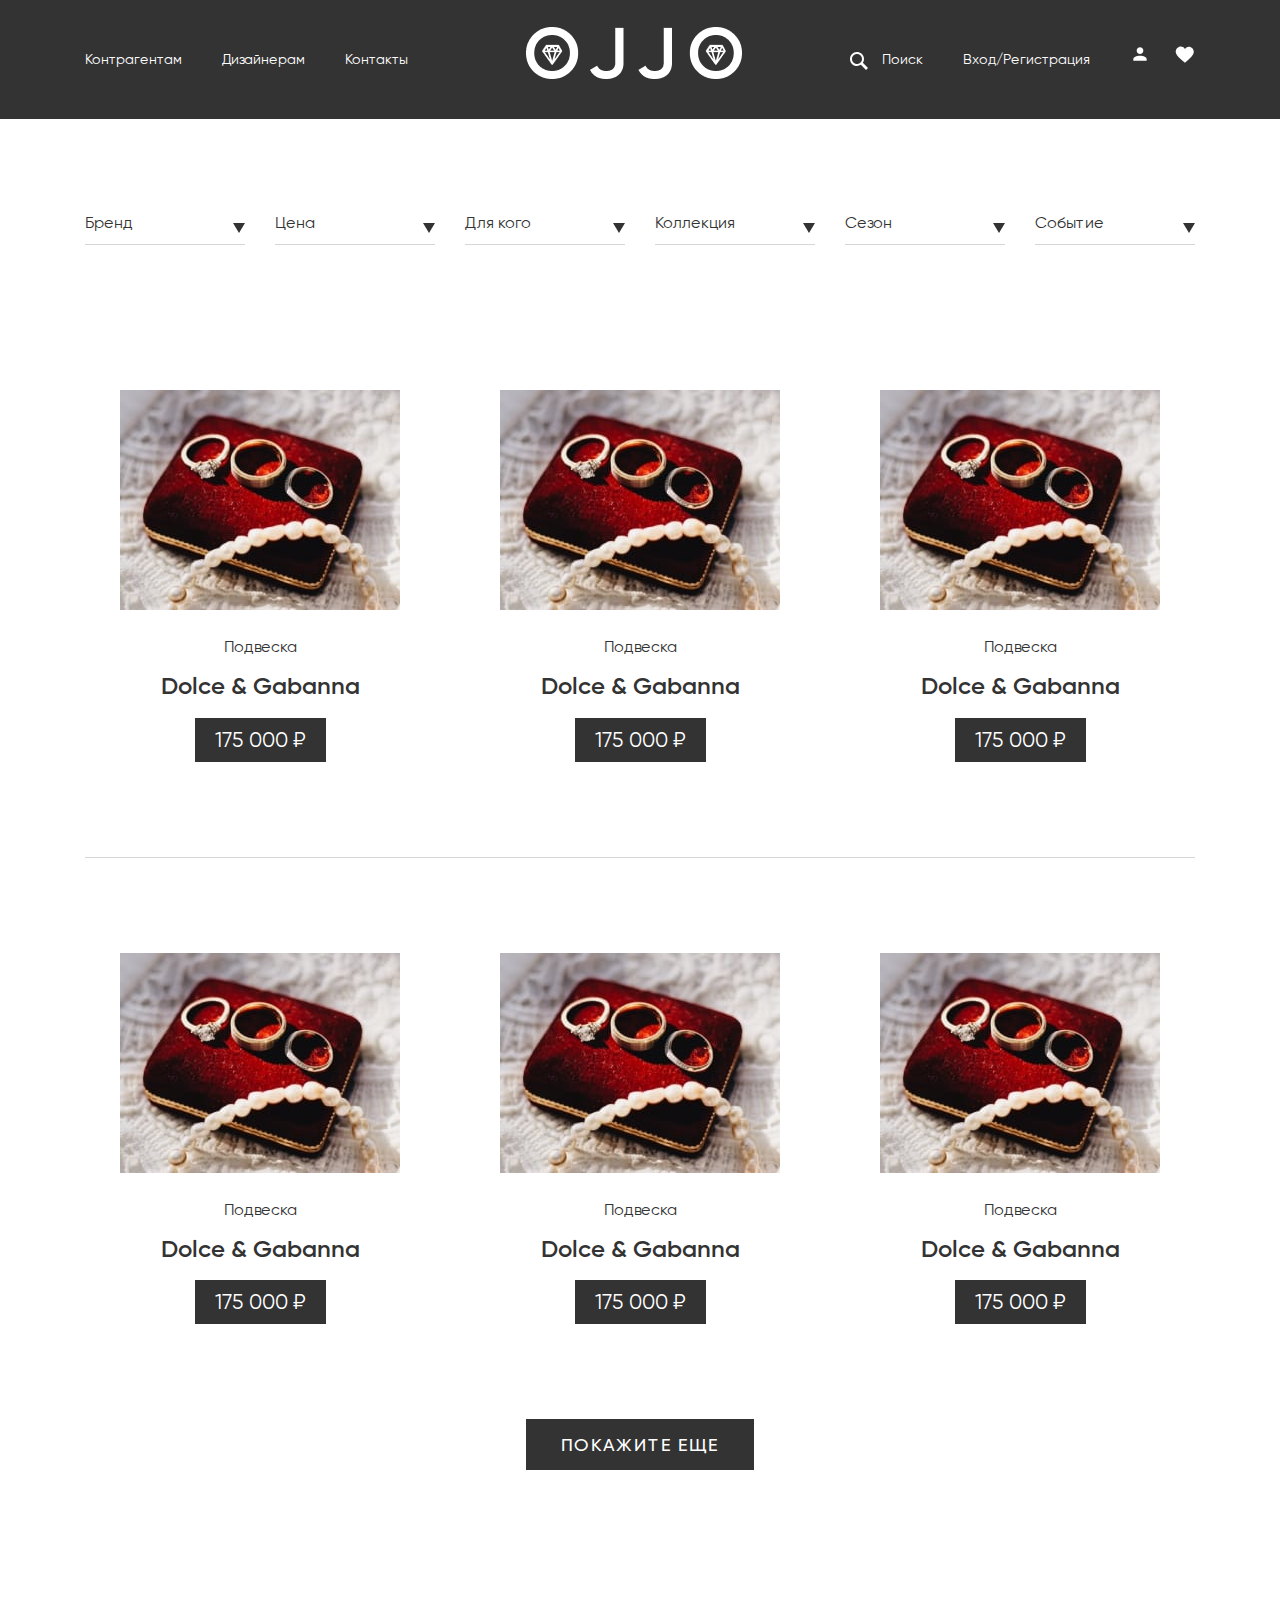
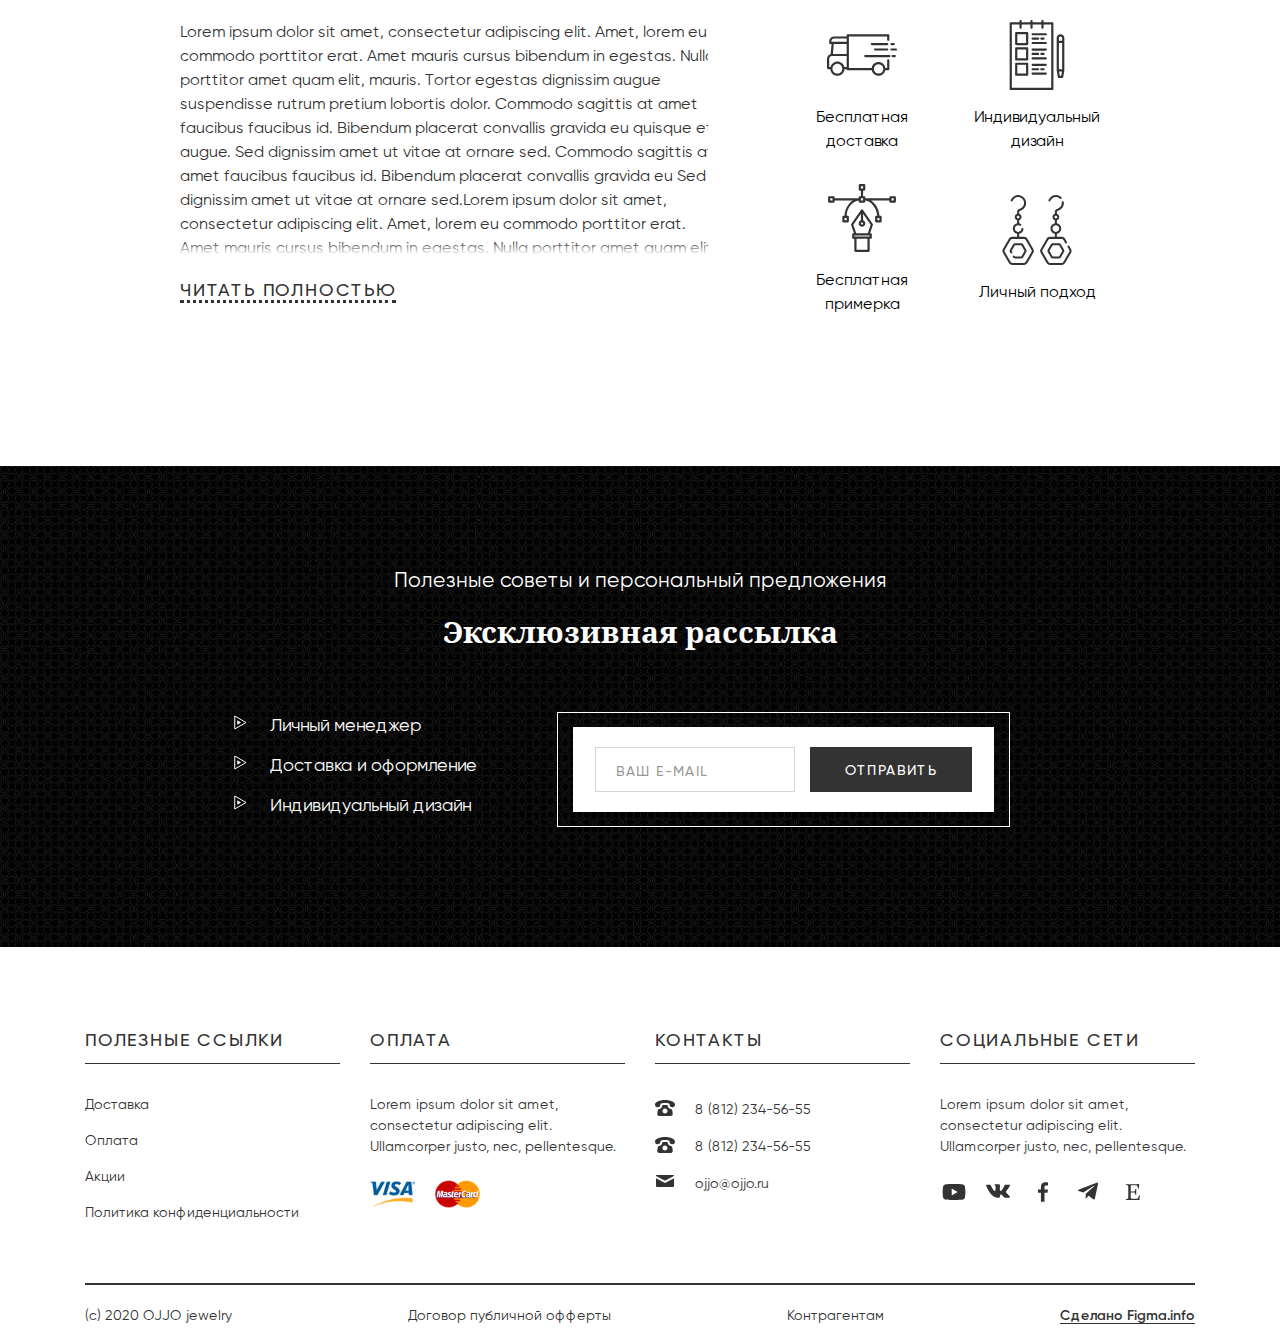
<file: catalog-page.html>
<!DOCTYPE html><html lang="ru" class="page"><head><meta charset="UTF-8"><meta name="viewport" content="width=device-width,initial-scale=1"><link rel="shortcut icon" href="favicon.svg" type="image/x-icon"><meta http-equiv="X-UA-Compatible" content="ie=edge"><meta name="theme-color" content="#111111"><title>OJJO</title><link rel="preload" href="fonts/gilroy-regular.woff2" as="font" type="font/woff2" crossorigin><link rel="preload" href="fonts/gilroy-medium.woff2" as="font" type="font/woff2" crossorigin><link rel="preload" href="fonts/gilroy-semibold.woff2" as="font" type="font/woff2" crossorigin><link rel="preload" href="fonts/NotoSerif-bold.woff2" as="font" type="font/woff2" crossorigin><link rel="stylesheet" href="css/vendor.css"><link rel="stylesheet" href="css/main.css"><script defer="defer" src="js/main.js"></script></head><body class="page__body"><div class="site-container"><header class="header header--background"><div class="container header__wrapper"><nav class="nav" title="Главное меню" data-menu><ul class="nav__list list-reset" data-menu><li class="nav__item"><a class="nav__link btn-reset" href="#">Контрагентам</a></li><li class="nav__item"><a class="nav__link btn-reset" href="#">Дизайнерам</a></li><li class="nav__item"><a class="nav__link btn-reset" href="./contact-page.html">Контакты</a></li></ul></nav><a class="header__logo btn-reset" href="./index.html"><img loading="lazy" src="./img/Logo.png" alt="Logo"></a><nav class="nav" title="Главное меню" data-menu><ul class="nav__list list-reset" data-menu><li class="nav__item btn-search"><button class="nav__link btn-reset"><img class="search-img" src="./img/svg/search.svg" alt="" title="поиск"> Поиск</button></li><li class="nav__item"><a class="nav__link btn-reset" href="#">Вход/Регистрация</a></li><li class="nav__item header__btns"><a class="btn-reset" href="#"><img loading="lazy" src="./img/mdi_account.svg" alt="Личный кабинет" title="Личный кабинет"></a><a class="btn-reset"><img loading="lazy" src="./img/topcoat_like.svg" alt="Избранное" title="Избранное"></a></li><li class="nav__item nav-social"><ul class="nav-social__list list-reset"><li class="nav-social__item"><a class="nav-social__link" href="#"><img src="./img/svg/youtube-white.svg" alt="youtube"></a></li><li class="nav-social__item"><a class="nav-social__link" href="#"><img src="./img/svg/vk-white.svg" alt="vkontakte"></a></li><li class="nav-social__item"><a class="nav-social__link" href="#"><img src="./img/svg/facebook-white.svg" alt="facebook"></a></li><li class="nav-social__item"><a class="nav-social__link" href="#"><img src="./img/svg/telegram-white.svg" alt="telegram"></a></li><li class="nav-social__item"><a class="nav-social__link" href="#"><img src="./img/svg/etsy-white.svg" alt="etsy"></a></li></ul></li></ul></nav><button class="header__burger btn-reset" aria-label="Открыть меню" aria-expanded="false" data-burger><span></span> <span></span> <span></span></button></div></header><main class="main"><div class="filters"><div class="container"><div class="filters__accordion"><div class="filters-item"><input class="filters-item__input" type="checkbox" id="accordion-1"> <label class="filters-item__trigger" for="accordion-1">Бренд</label><div class="filters-item__content">Dolce & Gabanna</div><div class="filters-item__content">Cartier</div><div class="filters-item__content">Chopard</div></div><div class="filters-item"><input class="filters-item__input" type="checkbox" id="accordion-2"> <label class="filters-item__trigger" for="accordion-2">Цена</label><div class="filters-item__content">До 100 000</div><div class="filters-item__content">До 200 000</div><div class="filters-item__content">До 300 000</div><div class="filters-item__content">До 400 000</div><div class="filters-item__content">До 500 000</div></div><div class="filters-item"><input class="filters-item__input" type="checkbox" id="accordion-3"> <label class="filters-item__trigger" for="accordion-3">Для кого</label><div class="filters-item__content">Для мужа</div><div class="filters-item__content">Для жены</div><div class="filters-item__content">Для молодоженов</div><div class="filters-item__content">Для неё</div></div><div class="filters-item"><input class="filters-item__input" type="checkbox" id="accordion-4"> <label class="filters-item__trigger" for="accordion-4">Коллекция</label><div class="filters-item__content">Alhambra</div><div class="filters-item__content">Frivole</div><div class="filters-item__content">Perlee</div><div class="filters-item__content">Flora</div></div><div class="filters-item"><input class="filters-item__input" type="checkbox" id="accordion-5"> <label class="filters-item__trigger" for="accordion-5">Сезон</label><div class="filters-item__content">Лето 2021</div><div class="filters-item__content">Осень 2021</div><div class="filters-item__content">Зима 2022</div><div class="filters-item__content">Весна 2022</div><div class="filters-item__content">Лето 2022</div></div><div class="filters-item"><input class="filters-item__input" type="checkbox" id="accordion-6"> <label class="filters-item__trigger" for="accordion-6">Событие</label><div class="filters-item__content">Свадьба</div><div class="filters-item__content">Годовщина</div><div class="filters-item__content">День рождения</div><div class="filters-item__content">8 марта</div><div class="filters-item__content">Помолвка</div></div></div></div></div><div class="products"><div class="container"><div class="products__grid"><div class="products-item"><img class="products-item__image" src="./img/products/products-image1.jpg" alt="image"><h5 class="products-item__title">Подвеска</h5><a class="products-item__brand" href="./product-card-page.html" target="_blank">Dolce & Gabanna</a> <button class="products-item__btn btn-reset">175 000 ₽</button></div><div class="products-item"><img class="products-item__image" src="./img/products/products-image1.jpg" alt="image"><h5 class="products-item__title">Подвеска</h5><a class="products-item__brand" href="./product-card-page.html" target="_blank">Dolce & Gabanna</a> <button class="products-item__btn btn-reset">175 000 ₽</button></div><div class="products-item"><img class="products-item__image" src="./img/products/products-image1.jpg" alt="image"><h5 class="products-item__title">Подвеска</h5><a class="products-item__brand" href="./product-card-page.html" target="_blank">Dolce & Gabanna</a> <button class="products-item__btn btn-reset">175 000 ₽</button></div></div></div></div><div class="products"><div class="container"><div class="products__line"></div><div class="products__grid" data-products__grid><div class="products-item" data-product__item><img class="products-item__image" src="./img/products/products-image1.jpg" alt="image"><h5 class="products-item__title">Подвеска</h5><a class="products-item__brand" href="./product-card-page.html" target="_blank">Dolce & Gabanna</a> <button class="products-item__btn btn-reset">175 000 ₽</button></div><div class="products-item" data-product__item><img class="products-item__image" src="./img/products/products-image1.jpg" alt="image"><h5 class="products-item__title">Подвеска</h5><a class="products-item__brand" href="./product-card-page.html" target="_blank">Dolce & Gabanna</a> <button class="products-item__btn btn-reset">175 000 ₽</button></div><div class="products-item" data-product__item><img class="products-item__image" src="./img/products/products-image1.jpg" alt="image"><h5 class="products-item__title">Подвеска</h5><a class="products-item__brand" href="./product-card-page.html" target="_blank">Dolce & Gabanna</a> <button class="products-item__btn btn-reset">175 000 ₽</button></div><div class="products-item" data-product__item><img class="products-item__image" src="./img/products/products-image1.jpg" alt="image"><h5 class="products-item__title">Подвеска</h5><a class="products-item__brand" href="./product-card-page.html" target="_blank">Dolce & Gabanna</a> <button class="products-item__btn btn-reset">175 000 ₽</button></div><div class="products-item" data-product__item><img class="products-item__image" src="./img/products/products-image1.jpg" alt="image"><h5 class="products-item__title">Подвеска</h5><a class="products-item__brand" href="./product-card-page.html" target="_blank">Dolce & Gabanna</a> <button class="products-item__btn btn-reset">175 000 ₽</button></div><div class="products-item" data-product__item><img class="products-item__image" src="./img/products/products-image1.jpg" alt="image"><h5 class="products-item__title">Подвеска</h5><a class="products-item__brand" href="./product-card-page.html" target="_blank">Dolce & Gabanna</a> <button class="products-item__btn btn-reset">175 000 ₽</button></div><div class="products-item" data-product__item><img class="products-item__image" src="./img/products/products-image1.jpg" alt="image"><h5 class="products-item__title">Подвеска</h5><a class="products-item__brand" href="./product-card-page.html" target="_blank">Dolce & Gabanna</a> <button class="products-item__btn btn-reset">175 000 ₽</button></div><div class="products-item" data-product__item><img class="products-item__image" src="./img/products/products-image1.jpg" alt="image"><h5 class="products-item__title">Подвеска</h5><a class="products-item__brand" href="./product-card-page.html" target="_blank">Dolce & Gabanna</a> <button class="products-item__btn btn-reset">175 000 ₽</button></div><div class="products-item" data-product__item><img class="products-item__image" src="./img/products/products-image1.jpg" alt="image"><h5 class="products-item__title">Подвеска</h5><a class="products-item__brand" href="./product-card-page.html" target="_blank">Dolce & Gabanna</a> <button class="products-item__btn btn-reset">175 000 ₽</button></div></div><button class="products-add__btn btn-reset">покажите еще</button></div></div><div class="description"><div class="container"><div class="description-row"><input class="read-more-checker" id="read-more-checker" type="checkbox"><div class="description-row__left"><p class="description-row__text">Lorem ipsum dolor sit amet, consectetur adipiscing elit. Amet, lorem eu commodo porttitor erat. Amet mauris cursus bibendum in egestas. Nulla porttitor amet quam elit, mauris. Tortor egestas dignissim augue suspendisse rutrum pretium lobortis dolor. Commodo sagittis at amet faucibus faucibus id. Bibendum placerat convallis gravida eu quisque et augue. Sed dignissim amet ut vitae at ornare sed. Commodo sagittis at amet faucibus faucibus id. Bibendum placerat convallis gravida eu Sed dignissim amet ut vitae at ornare sed.Lorem ipsum dolor sit amet, consectetur adipiscing elit. Amet, lorem eu commodo porttitor erat. Amet mauris cursus bibendum in egestas. Nulla porttitor amet quam elit, mauris. Tortor egestas dignissim augue suspendisse rutrum pretium lobortis dolor. mauris. Tortor egestas dignissim augue suspendisse rutrum pretium lobortis dolor.mauris. Tortor egestas dignissim augue suspendisse rutrum pretium lobortis dolor. mauris. Tortor egestas dignissim augue suspendisse rutrum pretium lobortis dolor.mauris. Tortor egestas dignissim augue suspendisse rutrum pretium lobortis dolor. mauris. Tortor egestas dignissim augue suspendisse rutrum pretium lobortis dolor.</p><div class="description-row__opacity"></div><label class="description-row__btn btn-reset" for="read-more-checker"></label></div><div class="description-row__right"><div class="description-row__item"><img class="description-row__image" src="./img/svg/delivery.svg" alt=""><p class="description-row__advantage">Бесплатная доставка</p></div><div class="description-row__item"><img class="description-row__image" src="./img/svg/design.svg" alt=""><p class="description-row__advantage">Индивидуальный дизайн</p></div><div class="description-row__item"><img class="description-row__image" src="./img/svg/fitting.svg" alt=""><p class="description-row__advantage">Бесплатная примерка</p></div><div class="description-row__item"><img class="description-row__image" src="./img/svg/agreement.svg" alt=""><p class="description-row__advantage">Личный подход</p></div></div></div></div></div><section class="mailing"><div class="container"><h6 class="mailing__title--small">Полезные советы и персональный предложения</h6><h2 class="mailing__title">Эксклюзивная рассылка</h2><div class="mailing__row"><ul class="mailing__list list-reset"><li class="mailing__item">Личный менеджер</li><li class="mailing__item">Доставка и оформление</li><li class="mailing__item">Индивидуальный дизайн</li></ul><form class="mailing__form"><div class="mailing__form-box"><input class="mailing__form-input" type="text" placeholder="ваш e-mail"> <button class="mailing__form-button btn-reset" type="submit">отправить</button></div></form></div></div></section></main><footer class="footer"><div class="container"><div class="footer__row"><div class="footer__item"><div class="footer-links"><h5 class="footer__title">полезные ссылки</h5><a class="footer-links__link" href="#">Доставка</a> <a class="footer-links__link" href="#">Оплата</a> <a class="footer-links__link" href="#">Акции</a> <a class="footer-links__link" href="#">Политика конфиденциальности</a></div></div><div class="footer__item"><div class="footer-payment"><h5 class="footer__title">оплата</h5><p class="footer__text">Lorem ipsum dolor sit amet, consectetur adipiscing elit. Ullamcorper justo, nec, pellentesque.</p><div class="footer-payment__links"><a class="footer-payment__visa" href="#"><img src="./img/svg/visa.svg" alt=""></a><a class="footer-payment__mastercard" href="#"><img src="./img/svg/mastercard.svg" alt=""></a></div></div></div><div class="footer__item"><div class="footer-contacts"><h5 class="footer__title">контакты</h5><a class="footer-contacts__phone" href="tel:88122345655"><img src="./img/svg/footer_old-phone.svg" alt="">8 (812) 234-56-55</a> <a class="footer-contacts__phone" href="tel:88122345655"><img src="./img/svg/footer_old-phone.svg" alt="">8 (812) 234-56-55</a> <a class="footer-contacts__email" href="mailto:ojjo@ojjo.ru"><img src="./img/svg/footer_mail.svg" alt="">ojjo@ojjo.ru</a></div></div><div class="footer__item"><div class="footer-social"><h5 class="footer__title">социальные сети</h5><p class="footer__text">Lorem ipsum dolor sit amet, consectetur adipiscing elit. Ullamcorper justo, nec, pellentesque.</p><ul class="footer-social__list list-reset"><li class="footer-social__item"><a class="footer-social__link" href="#"><img src="./img/svg/youtube.svg" alt="youtube"></a></li><li class="footer-social__item"><a class="footer-social__link" href="#"><img src="./img/svg/vk.svg" alt="vkontakte"></a></li><li class="footer-social__item"><a class="footer-social__link" href="#"><img src="./img/svg/facebook.svg" alt="facebook"></a></li><li class="footer-social__item"><a class="footer-social__link" href="#"><img src="./img/svg/telegram.svg" alt="telegram"></a></li><li class="footer-social__item"><a class="footer-social__link" href="#"><img src="./img/svg/etsy.svg" alt="etsy"></a></li></ul></div></div></div><div class="footer__line"></div><div class="footer-copyright"><div class="footer-copyright__llc">(c) 2020 OJJO jewelry</div><div class="footer-copyright__llc"><a href="#">Договор публичной офферты</a></div><div class="footer-copyright__llc"><a href="#">Контрагентам</a></div><div class="footer-copyright__llc footer-copyright__llc--weight">Сделано Figma.info</div></div></div></footer></div></body></html>
</file>
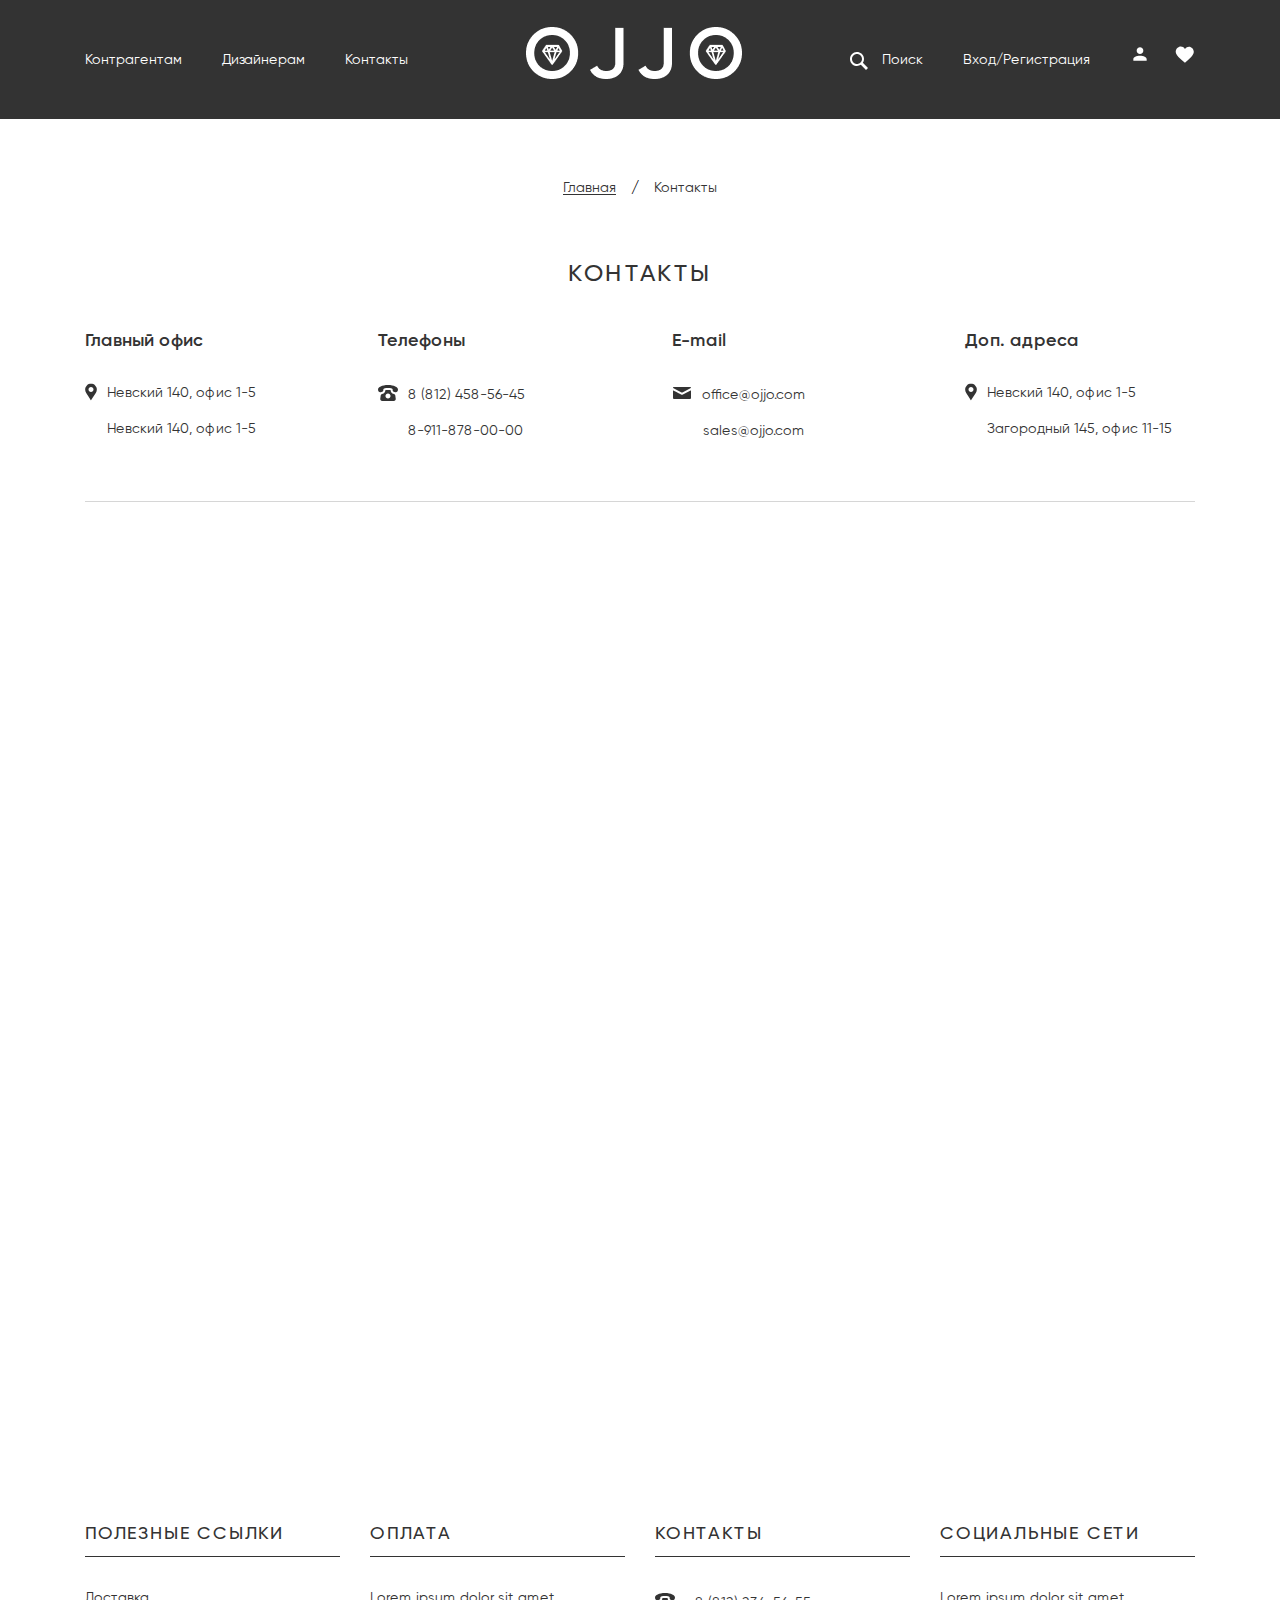
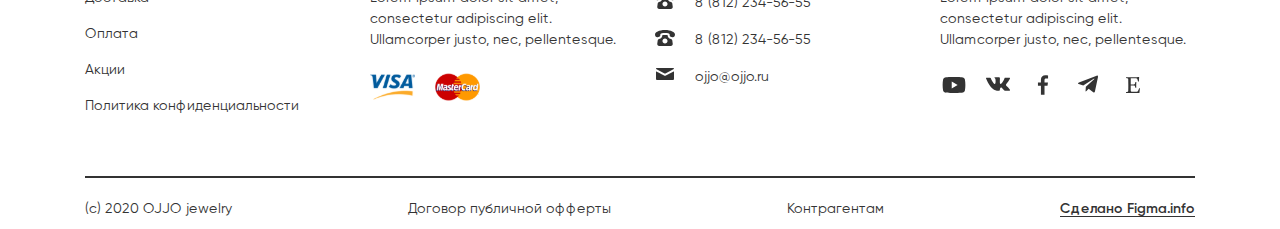
<file: contact-page.html>
<!DOCTYPE html><html lang="ru" class="page"><head><meta charset="UTF-8"><meta name="viewport" content="width=device-width,initial-scale=1"><link rel="shortcut icon" href="favicon.svg" type="image/x-icon"><meta http-equiv="X-UA-Compatible" content="ie=edge"><meta name="theme-color" content="#111111"><title>OJJO</title><link rel="preload" href="fonts/gilroy-regular.woff2" as="font" type="font/woff2" crossorigin><link rel="preload" href="fonts/gilroy-medium.woff2" as="font" type="font/woff2" crossorigin><link rel="preload" href="fonts/gilroy-semibold.woff2" as="font" type="font/woff2" crossorigin><link rel="preload" href="fonts/NotoSerif-bold.woff2" as="font" type="font/woff2" crossorigin><link rel="stylesheet" href="css/vendor.css"><link rel="stylesheet" href="css/main.css"><script defer="defer" src="js/main.js"></script></head><body class="page__body"><div class="site-container"><header class="header header--background"><div class="container header__wrapper"><nav class="nav" title="Главное меню" data-menu><ul class="nav__list list-reset" data-menu><li class="nav__item"><a class="nav__link btn-reset" href="#">Контрагентам</a></li><li class="nav__item"><a class="nav__link btn-reset" href="#">Дизайнерам</a></li><li class="nav__item"><a class="nav__link btn-reset" href="./contact-page.html">Контакты</a></li></ul></nav><a class="header__logo btn-reset" href="./index.html"><img loading="lazy" src="./img/Logo.png" alt="Logo"></a><nav class="nav" title="Главное меню" data-menu><ul class="nav__list list-reset" data-menu><li class="nav__item btn-search"><button class="nav__link btn-reset"><img class="search-img" src="./img/svg/search.svg" alt="" title="поиск"> Поиск</button></li><li class="nav__item"><a class="nav__link btn-reset" href="#">Вход/Регистрация</a></li><li class="nav__item header__btns"><a class="btn-reset" href="#"><img loading="lazy" src="./img/mdi_account.svg" alt="Личный кабинет" title="Личный кабинет"></a><a class="btn-reset"><img loading="lazy" src="./img/topcoat_like.svg" alt="Избранное" title="Избранное"></a></li><li class="nav__item nav-social"><ul class="nav-social__list list-reset"><li class="nav-social__item"><a class="nav-social__link" href="#"><img src="./img/svg/youtube-white.svg" alt="youtube"></a></li><li class="nav-social__item"><a class="nav-social__link" href="#"><img src="./img/svg/vk-white.svg" alt="vkontakte"></a></li><li class="nav-social__item"><a class="nav-social__link" href="#"><img src="./img/svg/facebook-white.svg" alt="facebook"></a></li><li class="nav-social__item"><a class="nav-social__link" href="#"><img src="./img/svg/telegram-white.svg" alt="telegram"></a></li><li class="nav-social__item"><a class="nav-social__link" href="#"><img src="./img/svg/etsy-white.svg" alt="etsy"></a></li></ul></li></ul></nav><button class="header__burger btn-reset" aria-label="Открыть меню" aria-expanded="false" data-burger><span></span> <span></span> <span></span></button></div></header><main class="main"><div class="breadcrumbs"><div class="container"><ul class="breadcrumbs__list list-reset"><li class="breadcrumbs__item"><a class="breadcrumbs__link btn-reset" href="./index.html">Главная</a></li><span class="breadcrumbs__item"><a class="breadcrumbs__link btn-reset" href="#">Контакты</a></span></ul></div></div><section class="contacts"><div class="container"><h4 class="contacts-title">Контакты</h4><div class="contacts-row"><div class="contacts-item"><h5 class="contacts-item__title">Главный офис</h5><p class="contacts-item__text"><img class="contacts-item__img" src="./img/svg/point.svg" alt="">Невский 140, офис 1-5</p><p class="contacts-item__text contacts-item__address">Невский 140, офис 1-5</p></div><div class="contacts-item"><h5 class="contacts-item__title">Телефоны</h5><p class="contacts-item__text"><a href="tel:88124585645"><img class="contacts-item__img" src="./img/svg/footer_old-phone.svg" alt="">8 (812) 458-56-45</a></p><p class="contacts-item__text contacts-item__tel"><a href="+79118780000">8-911-878-00-00</a></p></div><div class="contacts-item"><h5 class="contacts-item__title">E-mail</h5><p class="contacts-item__text"><a href="office@ojjo.com"><img class="contacts-item__img" src="./img/svg/footer_mail.svg" alt="">office@ojjo.com</a></p><p class="contacts-item__text contacts-item__email"><a href="sales@ojjo.com">sales@ojjo.com</a></p></div><div class="contacts-item"><h5 class="contacts-item__title">Доп. адреса</h5><p class="contacts-item__text"><img class="contacts-item__img" src="./img/svg/point.svg" alt="">Невский 140, офис 1-5</p><p class="contacts-item__text contacts-item__secondaddress">Загородный 145, офис 11-15</p></div></div><div class="contacts__line"></div></div></section><div class="map"><div class="container"><div class="map__wrapper"><a class="map__point" href="https://yandex.ru/maps/org/tsum/1334551857/?utm_medium=mapframe&utm_source=maps">ЦУМ</a><a class="map__address" href="https://yandex.ru/maps/213/moscow/category/shopping_mall/184108083/?utm_medium=mapframe&utm_source=maps">Торговый центр в Москве</a><iframe class="map__box" src="https://yandex.ru/map-widget/v1/-/CCUvu0CCOD" loading="lazy" frameborder="1" allowfullscreen="true"></iframe></div></div></div></main><footer class="footer"><div class="container"><div class="footer__row"><div class="footer__item"><div class="footer-links"><h5 class="footer__title">полезные ссылки</h5><a class="footer-links__link" href="#">Доставка</a> <a class="footer-links__link" href="#">Оплата</a> <a class="footer-links__link" href="#">Акции</a> <a class="footer-links__link" href="#">Политика конфиденциальности</a></div></div><div class="footer__item"><div class="footer-payment"><h5 class="footer__title">оплата</h5><p class="footer__text">Lorem ipsum dolor sit amet, consectetur adipiscing elit. Ullamcorper justo, nec, pellentesque.</p><div class="footer-payment__links"><a class="footer-payment__visa" href="#"><img src="./img/svg/visa.svg" alt=""></a><a class="footer-payment__mastercard" href="#"><img src="./img/svg/mastercard.svg" alt=""></a></div></div></div><div class="footer__item"><div class="footer-contacts"><h5 class="footer__title">контакты</h5><a class="footer-contacts__phone" href="tel:88122345655"><img src="./img/svg/footer_old-phone.svg" alt="">8 (812) 234-56-55</a> <a class="footer-contacts__phone" href="tel:88122345655"><img src="./img/svg/footer_old-phone.svg" alt="">8 (812) 234-56-55</a> <a class="footer-contacts__email" href="mailto:ojjo@ojjo.ru"><img src="./img/svg/footer_mail.svg" alt="">ojjo@ojjo.ru</a></div></div><div class="footer__item"><div class="footer-social"><h5 class="footer__title">социальные сети</h5><p class="footer__text">Lorem ipsum dolor sit amet, consectetur adipiscing elit. Ullamcorper justo, nec, pellentesque.</p><ul class="footer-social__list list-reset"><li class="footer-social__item"><a class="footer-social__link" href="#"><img src="./img/svg/youtube.svg" alt="youtube"></a></li><li class="footer-social__item"><a class="footer-social__link" href="#"><img src="./img/svg/vk.svg" alt="vkontakte"></a></li><li class="footer-social__item"><a class="footer-social__link" href="#"><img src="./img/svg/facebook.svg" alt="facebook"></a></li><li class="footer-social__item"><a class="footer-social__link" href="#"><img src="./img/svg/telegram.svg" alt="telegram"></a></li><li class="footer-social__item"><a class="footer-social__link" href="#"><img src="./img/svg/etsy.svg" alt="etsy"></a></li></ul></div></div></div><div class="footer__line"></div><div class="footer-copyright"><div class="footer-copyright__llc">(c) 2020 OJJO jewelry</div><div class="footer-copyright__llc"><a href="#">Договор публичной офферты</a></div><div class="footer-copyright__llc"><a href="#">Контрагентам</a></div><div class="footer-copyright__llc footer-copyright__llc--weight">Сделано Figma.info</div></div></div></footer></div></body></html>
</file>
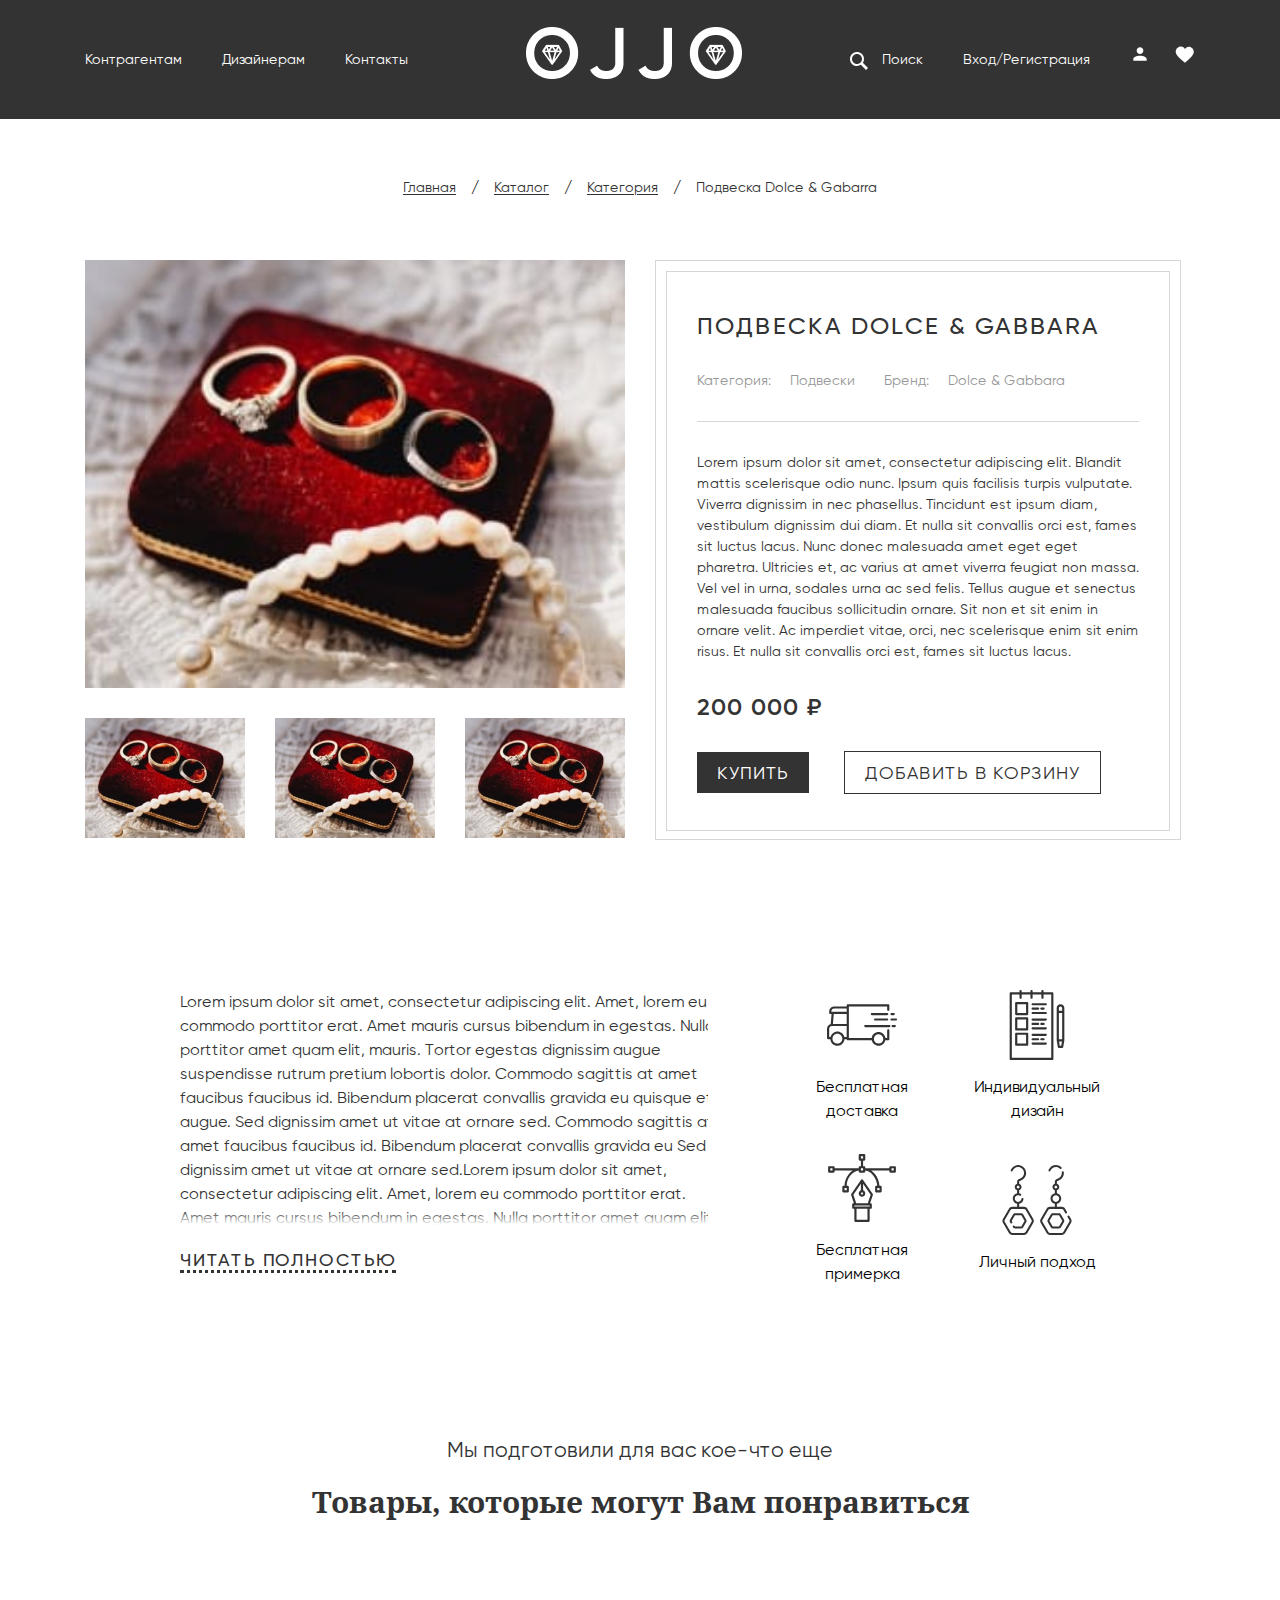
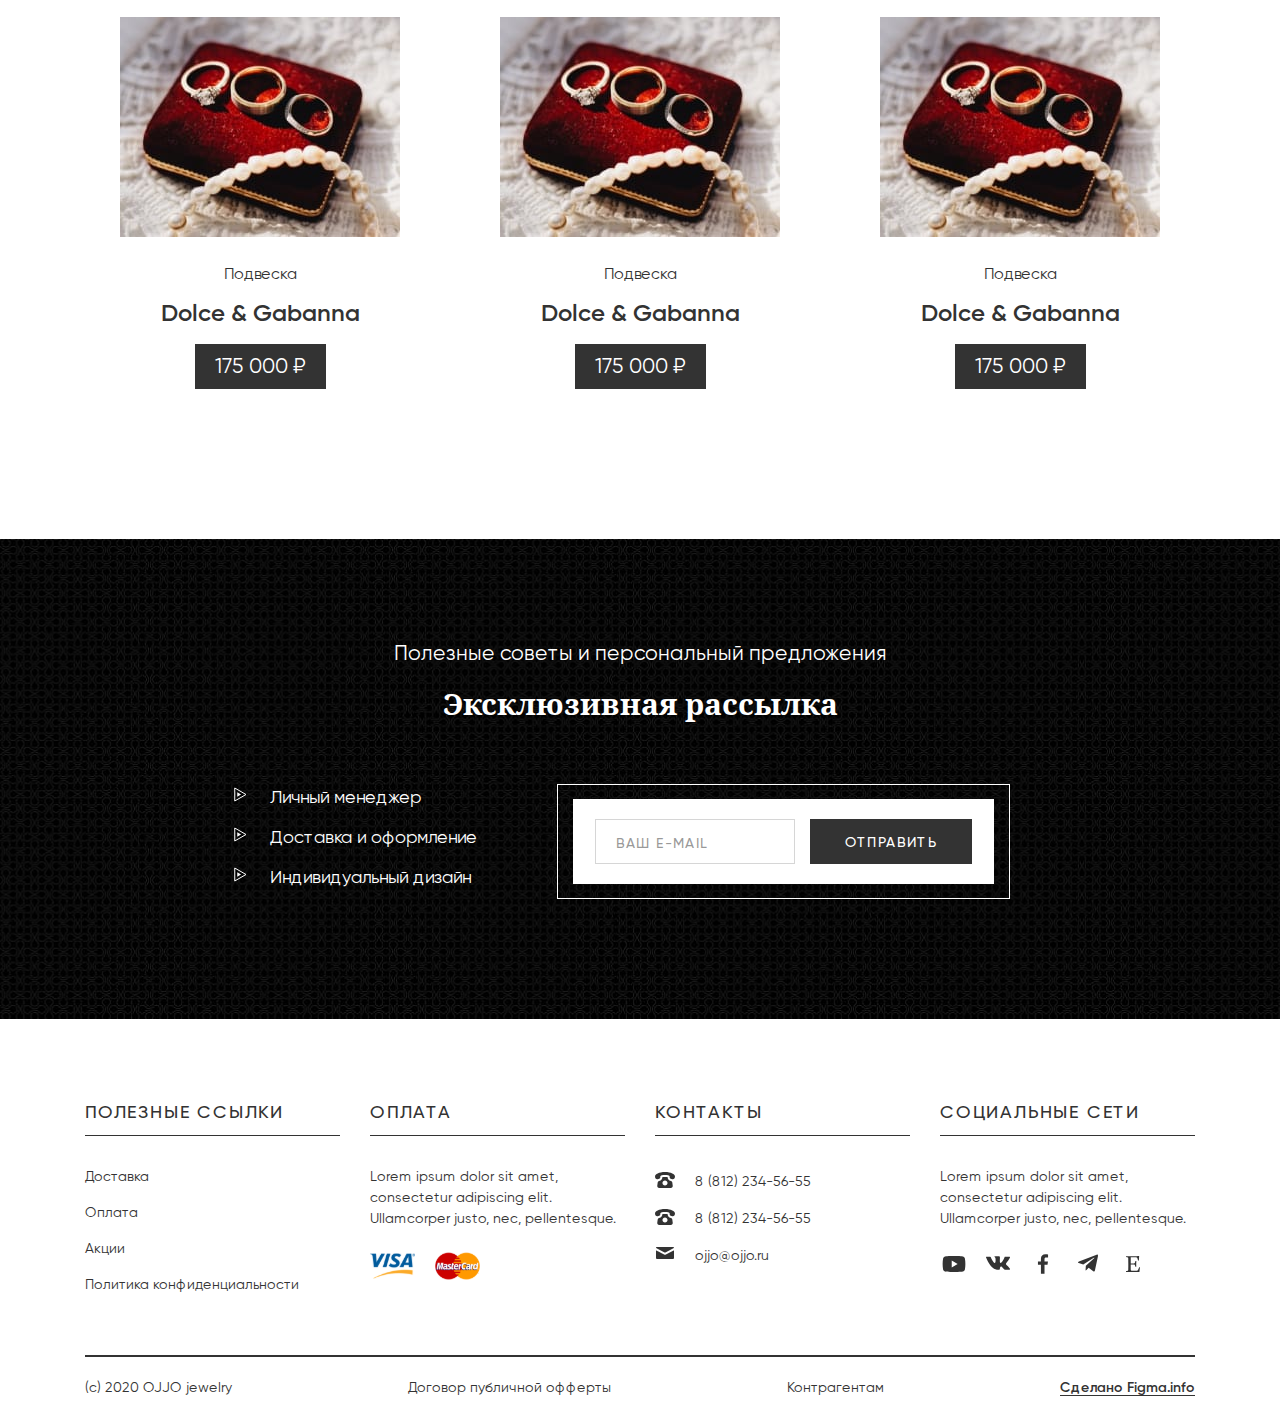
<file: product-card-page.html>
<!DOCTYPE html><html lang="ru" class="page"><head><meta charset="UTF-8"><meta name="viewport" content="width=device-width,initial-scale=1"><link rel="shortcut icon" href="favicon.svg" type="image/x-icon"><meta http-equiv="X-UA-Compatible" content="ie=edge"><meta name="theme-color" content="#111111"><title>OJJO</title><link rel="preload" href="fonts/gilroy-regular.woff2" as="font" type="font/woff2" crossorigin><link rel="preload" href="fonts/gilroy-medium.woff2" as="font" type="font/woff2" crossorigin><link rel="preload" href="fonts/gilroy-semibold.woff2" as="font" type="font/woff2" crossorigin><link rel="preload" href="fonts/NotoSerif-bold.woff2" as="font" type="font/woff2" crossorigin><link rel="stylesheet" href="css/vendor.css"><link rel="stylesheet" href="css/main.css"><script defer="defer" src="js/main.js"></script></head><body class="page__body"><div class="site-container"><header class="header header--background"><div class="container header__wrapper"><nav class="nav" title="Главное меню" data-menu><ul class="nav__list list-reset" data-menu><li class="nav__item"><a class="nav__link btn-reset" href="#">Контрагентам</a></li><li class="nav__item"><a class="nav__link btn-reset" href="#">Дизайнерам</a></li><li class="nav__item"><a class="nav__link btn-reset" href="./contact-page.html">Контакты</a></li></ul></nav><a class="header__logo btn-reset" href="./index.html"><img loading="lazy" src="./img/Logo.png" alt="Logo"></a><nav class="nav" title="Главное меню" data-menu><ul class="nav__list list-reset" data-menu><li class="nav__item btn-search"><button class="nav__link btn-reset"><img class="search-img" src="./img/svg/search.svg" alt="" title="поиск"> Поиск</button></li><li class="nav__item"><a class="nav__link btn-reset" href="#">Вход/Регистрация</a></li><li class="nav__item header__btns"><a class="btn-reset" href="#"><img loading="lazy" src="./img/mdi_account.svg" alt="Личный кабинет" title="Личный кабинет"></a><a class="btn-reset"><img loading="lazy" src="./img/topcoat_like.svg" alt="Избранное" title="Избранное"></a></li><li class="nav__item nav-social"><ul class="nav-social__list list-reset"><li class="nav-social__item"><a class="nav-social__link" href="#"><img src="./img/svg/youtube-white.svg" alt="youtube"></a></li><li class="nav-social__item"><a class="nav-social__link" href="#"><img src="./img/svg/vk-white.svg" alt="vkontakte"></a></li><li class="nav-social__item"><a class="nav-social__link" href="#"><img src="./img/svg/facebook-white.svg" alt="facebook"></a></li><li class="nav-social__item"><a class="nav-social__link" href="#"><img src="./img/svg/telegram-white.svg" alt="telegram"></a></li><li class="nav-social__item"><a class="nav-social__link" href="#"><img src="./img/svg/etsy-white.svg" alt="etsy"></a></li></ul></li></ul></nav><button class="header__burger btn-reset" aria-label="Открыть меню" aria-expanded="false" data-burger><span></span> <span></span> <span></span></button></div></header><main class="main"><div class="breadcrumbs"><div class="container"><ul class="breadcrumbs__list list-reset"><li class="breadcrumbs__item"><a class="breadcrumbs__link btn-reset" href="./index.html">Главная</a></li><li class="breadcrumbs__item"><a class="breadcrumbs__link btn-reset" href="./catalog-page.html">Каталог</a></li><li class="breadcrumbs__item"><a class="breadcrumbs__link btn-reset" href="#">Категория</a></li><span class="breadcrumbs__item"><a class="breadcrumbs__link btn-reset" href="#">Подвеска Dolce & Gabarra</a></span></ul></div></div><div class="card"><div class="container"><div class="card-row"><div class="card-left"><div class="card-left__image"><img class="card-left__img" src="./img/cards-content/pendent-dolce-&-gabanna.jpg" alt="dolce-&-gabanna"></div><div class="card-left__image"><img class="card-left__img" src="./img/cards-content/pendent-dolce-&-gabanna.jpg" alt="dolce-&-gabanna"></div><div class="card-left__image"><img class="card-left__img" src="./img/cards-content/pendent-dolce-&-gabanna.jpg" alt="dolce-&-gabanna"></div><div class="card-left__image"><img class="card-left__img" src="./img/cards-content/pendent-dolce-&-gabanna.jpg" alt="dolce-&-gabanna"></div></div><div class="card-right"><div class="card-right__inner"><h5 class="card-right__title">Подвеска Dolce & Gabbara</h5><div class="card-right__tags"><span class="card-right__category">Категория: <span class="card-right__tag">Подвески</span></span> <span class="card-right__brand">Бренд:<span class="card-right__tag"> Dolce & Gabbara</span></span></div><div class="card-right__line"></div><div class="card-right__description">Lorem ipsum dolor sit amet, consectetur adipiscing elit. Blandit mattis scelerisque odio nunc. Ipsum quis facilisis turpis vulputate. Viverra dignissim in nec phasellus. Tincidunt est ipsum diam, vestibulum dignissim dui diam. Et nulla sit convallis orci est, fames sit luctus lacus. Nunc donec malesuada amet eget eget pharetra. Ultricies et, ac varius at amet viverra feugiat non massa. Vel vel in urna, sodales urna ac sed felis. Tellus augue et senectus malesuada faucibus sollicitudin ornare. Sit non et sit enim in ornare velit. Ac imperdiet vitae, orci, nec scelerisque enim sit enim risus. Et nulla sit convallis orci est, fames sit luctus lacus.</div><div class="card-right__price">200 000 ₽</div><div class="card-right__btns"><a href="#" class="card-right__buy btn-reset">купить</a> <button class="card-right__add btn-reset">добавить в корзину</button></div></div></div></div></div></div><div class="description"><div class="container"><div class="description-row"><input class="read-more-checker" id="read-more-checker" type="checkbox"><div class="description-row__left"><p class="description-row__text">Lorem ipsum dolor sit amet, consectetur adipiscing elit. Amet, lorem eu commodo porttitor erat. Amet mauris cursus bibendum in egestas. Nulla porttitor amet quam elit, mauris. Tortor egestas dignissim augue suspendisse rutrum pretium lobortis dolor. Commodo sagittis at amet faucibus faucibus id. Bibendum placerat convallis gravida eu quisque et augue. Sed dignissim amet ut vitae at ornare sed. Commodo sagittis at amet faucibus faucibus id. Bibendum placerat convallis gravida eu Sed dignissim amet ut vitae at ornare sed.Lorem ipsum dolor sit amet, consectetur adipiscing elit. Amet, lorem eu commodo porttitor erat. Amet mauris cursus bibendum in egestas. Nulla porttitor amet quam elit, mauris. Tortor egestas dignissim augue suspendisse rutrum pretium lobortis dolor. mauris. Tortor egestas dignissim augue suspendisse rutrum pretium lobortis dolor.mauris. Tortor egestas dignissim augue suspendisse rutrum pretium lobortis dolor. mauris. Tortor egestas dignissim augue suspendisse rutrum pretium lobortis dolor.mauris. Tortor egestas dignissim augue suspendisse rutrum pretium lobortis dolor. mauris. Tortor egestas dignissim augue suspendisse rutrum pretium lobortis dolor.</p><div class="description-row__opacity"></div><label class="description-row__btn btn-reset" for="read-more-checker"></label></div><div class="description-row__right"><div class="description-row__item"><img class="description-row__image" src="./img/svg/delivery.svg" alt=""><p class="description-row__advantage">Бесплатная доставка</p></div><div class="description-row__item"><img class="description-row__image" src="./img/svg/design.svg" alt=""><p class="description-row__advantage">Индивидуальный дизайн</p></div><div class="description-row__item"><img class="description-row__image" src="./img/svg/fitting.svg" alt=""><p class="description-row__advantage">Бесплатная примерка</p></div><div class="description-row__item"><img class="description-row__image" src="./img/svg/agreement.svg" alt=""><p class="description-row__advantage">Личный подход</p></div></div></div></div></div><section class="recommended"><div class="container"><h6 class="categories__title--small title-small">Мы подготовили для вас кое-что еще</h6><h2 class="categories__title title-main">Товары, которые могут Вам понравиться</h2><div class="products__grid"><div class="products-item"><img class="products-item__image" src="./img/products/products-image1.jpg" alt="image"><h5 class="products-item__title">Подвеска</h5><a class="products-item__brand" href="./product-card-page.html" target="_blank">Dolce & Gabanna</a> <button class="products-item__btn btn-reset">175 000 ₽</button></div><div class="products-item"><img class="products-item__image" src="./img/products/products-image1.jpg" alt="image"><h5 class="products-item__title">Подвеска</h5><a class="products-item__brand" href="./product-card-page.html" target="_blank">Dolce & Gabanna</a> <button class="products-item__btn btn-reset">175 000 ₽</button></div><div class="products-item"><img class="products-item__image" src="./img/products/products-image1.jpg" alt="image"><h5 class="products-item__title">Подвеска</h5><a class="products-item__brand" href="./product-card-page.html" target="_blank">Dolce & Gabanna</a> <button class="products-item__btn btn-reset">175 000 ₽</button></div></div></div></section><section class="mailing"><div class="container"><h6 class="mailing__title--small">Полезные советы и персональный предложения</h6><h2 class="mailing__title">Эксклюзивная рассылка</h2><div class="mailing__row"><ul class="mailing__list list-reset"><li class="mailing__item">Личный менеджер</li><li class="mailing__item">Доставка и оформление</li><li class="mailing__item">Индивидуальный дизайн</li></ul><form class="mailing__form"><div class="mailing__form-box"><input class="mailing__form-input" type="text" placeholder="ваш e-mail"> <button class="mailing__form-button btn-reset" type="submit">отправить</button></div></form></div></div></section></main><footer class="footer"><div class="container"><div class="footer__row"><div class="footer__item"><div class="footer-links"><h5 class="footer__title">полезные ссылки</h5><a class="footer-links__link" href="#">Доставка</a> <a class="footer-links__link" href="#">Оплата</a> <a class="footer-links__link" href="#">Акции</a> <a class="footer-links__link" href="#">Политика конфиденциальности</a></div></div><div class="footer__item"><div class="footer-payment"><h5 class="footer__title">оплата</h5><p class="footer__text">Lorem ipsum dolor sit amet, consectetur adipiscing elit. Ullamcorper justo, nec, pellentesque.</p><div class="footer-payment__links"><a class="footer-payment__visa" href="#"><img src="./img/svg/visa.svg" alt=""></a><a class="footer-payment__mastercard" href="#"><img src="./img/svg/mastercard.svg" alt=""></a></div></div></div><div class="footer__item"><div class="footer-contacts"><h5 class="footer__title">контакты</h5><a class="footer-contacts__phone" href="tel:88122345655"><img src="./img/svg/footer_old-phone.svg" alt="">8 (812) 234-56-55</a> <a class="footer-contacts__phone" href="tel:88122345655"><img src="./img/svg/footer_old-phone.svg" alt="">8 (812) 234-56-55</a> <a class="footer-contacts__email" href="mailto:ojjo@ojjo.ru"><img src="./img/svg/footer_mail.svg" alt="">ojjo@ojjo.ru</a></div></div><div class="footer__item"><div class="footer-social"><h5 class="footer__title">социальные сети</h5><p class="footer__text">Lorem ipsum dolor sit amet, consectetur adipiscing elit. Ullamcorper justo, nec, pellentesque.</p><ul class="footer-social__list list-reset"><li class="footer-social__item"><a class="footer-social__link" href="#"><img src="./img/svg/youtube.svg" alt="youtube"></a></li><li class="footer-social__item"><a class="footer-social__link" href="#"><img src="./img/svg/vk.svg" alt="vkontakte"></a></li><li class="footer-social__item"><a class="footer-social__link" href="#"><img src="./img/svg/facebook.svg" alt="facebook"></a></li><li class="footer-social__item"><a class="footer-social__link" href="#"><img src="./img/svg/telegram.svg" alt="telegram"></a></li><li class="footer-social__item"><a class="footer-social__link" href="#"><img src="./img/svg/etsy.svg" alt="etsy"></a></li></ul></div></div></div><div class="footer__line"></div><div class="footer-copyright"><div class="footer-copyright__llc">(c) 2020 OJJO jewelry</div><div class="footer-copyright__llc"><a href="#">Договор публичной офферты</a></div><div class="footer-copyright__llc"><a href="#">Контрагентам</a></div><div class="footer-copyright__llc footer-copyright__llc--weight">Сделано Figma.info</div></div></div></footer></div></body></html>
</file>
<file: css/main.css>
@charset "UTF-8";
:root {
	--font-family: "Gilroy", sans-serif;
	--content-width: 1110px;
	--container-offset: 15px;
	--container-width: calc(var(--content-width) + (var(--container-offset) * 2));
	--light-color: #fff;
	--dark-color: #333333;
}
.custom-checkbox__field:checked + .custom-checkbox__content::after {
	opacity: 1;
}
.custom-checkbox__field:focus + .custom-checkbox__content::before {
	outline: red solid 2px;
	outline-offset: 2px;
}
.custom-checkbox__field:disabled + .custom-checkbox__content {
	opacity: 0.4;
	pointer-events: none;
}
@font-face {
	font-family: Gilroy;
	src: url(../fonts/gilroy-regular.woff2) format("woff2");
	font-weight: 400;
	font-display: swap;
	font-style: normal;
}
@font-face {
	font-family: Gilroy;
	src: url(../fonts/gilroy-medium.woff2) format("woff2");
	font-weight: 500;
	font-display: swap;
	font-style: normal;
}
@font-face {
	font-family: Gilroy;
	src: url(../fonts/gilroy-semibold.woff2) format("woff2");
	font-weight: 600;
	font-display: swap;
	font-style: normal;
}
@font-face {
	font-family: "Noto Serif";
	src: url(../fonts/NotoSerif-bold.woff2) format("woff2");
	font-weight: 700;
	font-display: swap;
	font-style: normal;
}
html {
	-webkit-box-sizing: border-box;
	box-sizing: border-box;
}
*,
::after,
::before {
	-webkit-box-sizing: inherit;
	box-sizing: inherit;
}
a,
abbr,
acronym,
address,
applet,
article,
aside,
audio,
b,
big,
blockquote,
body,
canvas,
caption,
center,
cite,
code,
dd,
del,
details,
dfn,
div,
dl,
dt,
em,
embed,
fieldset,
figcaption,
figure,
footer,
form,
h1,
h2,
h3,
h4,
h5,
h6,
header,
hgroup,
html,
i,
iframe,
img,
ins,
kbd,
label,
legend,
li,
mark,
menu,
nav,
object,
ol,
output,
p,
pre,
q,
ruby,
s,
samp,
section,
small,
span,
strike,
strong,
sub,
summary,
sup,
table,
tbody,
td,
tfoot,
th,
thead,
time,
tr,
tt,
u,
ul,
var,
video {
	margin: 0;
	padding: 0;
	border: 0;
}
.page {
	height: 100%;
	font-family: var(--font-family, sans-serif);
	-webkit-text-size-adjust: 100%;
}
.page__body {
	margin: 0;
	min-width: 320px;
	height: 100%;
	font-size: 21px;
	line-height: 1.4;
	font-weight: 400;
}
img {
	height: auto;
	max-width: 100%;
	-o-object-fit: cover;
	object-fit: cover;
}
a {
	text-decoration: none;
}
.site-container {
	overflow: hidden;
	min-height: 100%;
	display: -webkit-box;
	display: -ms-flexbox;
	display: flex;
	-webkit-box-orient: vertical;
	-webkit-box-direction: normal;
	-ms-flex-direction: column;
	flex-direction: column;
}
.main {
	-webkit-box-flex: 1;
	-ms-flex: 1 1 auto;
	flex: 1 1 auto;
}
.is-hidden {
	display: none !important;
}
.btn-reset {
	border: none;
	padding: 0;
	background: 0 0;
	cursor: pointer;
}
.list-reset {
	list-style: none;
	margin: 0;
	padding: 0;
}
.input-reset {
	-webkit-appearance: none;
	-moz-appearance: none;
	appearance: none;
	border: none;
	border-radius: 0;
	background-color: #fff;
}
.input-reset::-webkit-search-cancel-button,
.input-reset::-webkit-search-decoration,
.input-reset::-webkit-search-results-button,
.input-reset::-webkit-search-results-decoration {
	display: none;
}
.visually-hidden {
	position: absolute;
	overflow: hidden;
	margin: -1px;
	border: 0;
	padding: 0;
	width: 1px;
	height: 1px;
	clip: rect(0 0 0 0);
}
.container {
	margin: 0 auto;
	padding: 0 var(--container-offset);
	max-width: var(--container-width);
}
.js-focus-visible :focus:not(.focus-visible) {
	outline: 0;
}
.centered {
	text-align: center;
}
.dis-scroll {
	position: fixed;
	left: 0;
	top: 0;
	overflow: hidden;
	width: 100%;
	height: 100vh;
	-ms-scroll-chaining: none;
	overscroll-behavior: none;
}
.page--ios .dis-scroll {
	position: relative;
}
.title-small {
	font-family: Gilroy, sans-serif;
	margin-bottom: 15px;
	font-weight: 400;
	font-size: 21px;
	line-height: 140%;
	text-align: center;
	color: var(--dark-color);
}
@media (max-width: 568px) {
	.title-small {
		font-size: 20px;
	}
}
.title-main {
	font-family: "Noto Serif", sans-serif;
	margin-bottom: 60px;
	font-weight: 700;
	font-size: 30px;
	line-height: 1.3666;
	text-align: center;
	color: var(--dark-color);
}
@media (max-width: 568px) {
	.title-main {
		font-size: 28px;
	}
}
.header {
	position: absolute;
	top: 0;
	left: 0;
	padding-top: 25px;
	width: 100%;
	text-align: center;
	z-index: 9999;
}
.header--background {
	padding-top: 27px;
	padding-bottom: 32px;
	background-color: #333;
}
.header__wrapper {
	display: -webkit-box;
	display: -ms-flexbox;
	display: flex;
	-webkit-box-pack: justify;
	-ms-flex-pack: justify;
	justify-content: space-between;
	-webkit-box-align: center;
	-ms-flex-align: center;
	align-items: center;
}
.header__logo {
	padding: 0 20px;
}
@media (max-width: 800px) {
	.header__logo {
		padding: 0;
	}
	.header__logo img {
		max-width: 80%;
	}
}
.header__btns {
	display: -webkit-box;
	display: -ms-flexbox;
	display: flex;
	gap: 25px;
}
.header__btns img {
	width: 20px;
}
@media (max-width: 998px) {
	.header__btns {
		gap: 15px;
	}
}
@media (max-width: 768px) {
	.title-main {
		margin-bottom: 40px;
	}
	.header {
		height: 108px;
	}
	.header__wrapper {
		-ms-flex-wrap: wrap;
		flex-wrap: wrap;
		height: 100px;
	}
	.header__logo {
		-webkit-box-ordinal-group: 0;
		-ms-flex-order: -1;
		order: -1;
	}
	.header__logo img {
		max-width: 100%;
	}
	.header__btns {
		gap: 60px;
		-webkit-box-pack: center;
		-ms-flex-pack: center;
		justify-content: center;
		margin-top: 20px;
		padding: 20px 0;
		border-top: 1px solid #fff;
		border-bottom: 1px solid #fff;
	}
	.header__btns img {
		width: 40px;
	}
}
@media (max-width: 426px) {
	.header__btns {
		gap: 35px;
		-webkit-box-pack: start;
		-ms-flex-pack: start;
		justify-content: flex-start;
	}
	.nav__item {
		text-align: left;
	}
}
.header__burger {
	display: none;
}
@media (max-width: 768px) {
	.header__burger {
		display: block;
		-webkit-box-ordinal-group: 0;
		-ms-flex-order: -1;
		order: -1;
		padding-right: 15px;
	}
	.header__burger span {
		background-color: #fff;
		height: 5px;
		width: 33px;
		border-radius: 4px;
		display: block;
		margin: 8px 0;
		-webkit-transition: 0.4s linear;
		-o-transition: 0.4s linear;
		transition: 0.4s linear;
	}
	.header__burger span:nth-child(2) {
		width: 22px;
	}
	.nav {
		width: 100%;
		-webkit-transform: translateY(-400px);
		-ms-transform: translateY(-400px);
		transform: translateY(-400px);
	}
	.nav:first-child {
		margin-top: 30px;
	}
}
@media (max-width: 321px) {
	.header__burger {
		padding-right: 2px;
	}
}
.nav__list {
	display: -webkit-box;
	display: -ms-flexbox;
	display: flex;
	-webkit-box-align: center;
	-ms-flex-align: center;
	align-items: center;
	gap: 40px;
}
@media (max-width: 998px) {
	.nav__list {
		gap: 25px;
	}
}
.nav__item {
	-webkit-box-align: center;
	-ms-flex-align: center;
	align-items: center;
}
.nav__link {
	font-size: 14px;
	line-height: 150%;
	color: var(--light-color);
}
@media (max-width: 768px) {
	.nav__list {
		opacity: 0;
		visibility: hidden;
	}
	.nav__link {
		display: block;
		padding: 12px 0;
	}
	.btn-search {
		display: none;
	}
}
.search-img {
	-webkit-transform: translate(-10px, 6px);
	-ms-transform: translate(-10px, 6px);
	transform: translate(-10px, 6px);
}
@media (max-width: 868px) {
	.search-img {
		display: none;
	}
}
.nav-social {
	display: none;
	margin-top: 25px;
}
@media (max-width: 768px) {
	.nav-social {
		display: block;
	}
	.nav-social__list {
		display: -webkit-box;
		display: -ms-flexbox;
		display: flex;
		-webkit-box-align: center;
		-ms-flex-align: center;
		align-items: center;
		-webkit-box-pack: center;
		-ms-flex-pack: center;
		justify-content: center;
		gap: 40px;
	}
}
@media (max-width: 426px) {
	.nav-social__list {
		gap: 50px;
		-webkit-box-pack: start;
		-ms-flex-pack: start;
		justify-content: start;
	}
}
.burger--active span:nth-child(1) {
	-webkit-transform: translate(-5px, 13px) rotate(45deg);
	-ms-transform: translate(-5px, 13px) rotate(45deg);
	transform: translate(-5px, 13px) rotate(45deg);
	-webkit-transition: 0.4s linear;
	-o-transition: 0.4s linear;
	transition: 0.4s linear;
}
.burger--active span:nth-child(2) {
	-webkit-transform: scale(0);
	-ms-transform: scale(0);
	transform: scale(0);
	-webkit-transition: 0.2s linear;
	-o-transition: 0.2s linear;
	transition: 0.2s linear;
}
.burger--active span:nth-child(3) {
	-webkit-transform: translate(-5px, -13px) rotate(-45deg);
	-ms-transform: translate(-5px, -13px) rotate(-45deg);
	transform: translate(-5px, -13px) rotate(-45deg);
	-webkit-transition: 0.4s linear;
	-o-transition: 0.4s linear;
	transition: 0.4s linear;
}
.menu--active {
	display: block;
	opacity: 1;
	-webkit-transform: translateY(0);
	-ms-transform: translateY(0);
	transform: translateY(0);
	visibility: visible;
	-webkit-transition: 0.5s ease-out;
	-o-transition: 0.5s ease-out;
	transition: 0.5s ease-out;
}
.header--height {
	height: 100vh;
}
.breadcrumbs {
	margin-top: 171px;
	margin-bottom: 60px;
}
.breadcrumbs__list {
	display: -webkit-box;
	display: -ms-flexbox;
	display: flex;
	-webkit-box-pack: center;
	-ms-flex-pack: center;
	justify-content: center;
	overflow-x: auto;
	-ms-flex-wrap: wrap;
	flex-wrap: wrap;
}
.breadcrumbs__list span a {
	text-decoration: none;
}
.breadcrumbs__item::after {
	content: "/";
	margin: 0 15px;
	font-size: 16px;
}
.breadcrumbs__item:last-child::after {
	display: none;
}
.breadcrumbs__link {
	font-size: 14px;
	line-height: 150%;
	text-underline-offset: 2px;
	text-decoration: underline;
	color: var(--dark-color);
}
.hero {
	padding: 600px 0 30px;
	height: 950px;
	background-image: url(../img/BG_hero.jpg);
	background-position: center;
	background-size: cover;
	background-repeat: no-repeat;
}
@media (max-width: 998px) {
	.hero {
		height: auto;
	}
}
@media (max-width: 768px) {
	.hero {
		padding: 450px 0 30px;
	}
}
@media (max-width: 376px) {
	.nav-social__list {
		gap: 35px;
	}
	.hero {
		padding: 332px 0 0;
		background-image: url(../img/BG_hero-mobile.jpg);
		background-position: center;
		background-size: 375px 675px;
		background-repeat: no-repeat;
		height: 650px;
	}
}
.hero__title {
	margin-bottom: 50px;
	font-family: "Noto Serif";
	text-align: center;
	font-weight: 700;
	font-size: 36px;
	line-height: 1.361;
	color: var(--light-color);
}
.hero__btn {
	margin-bottom: 80px;
	text-align: center;
}
.hero__link {
	padding: 15px 35px;
	font-weight: 500;
	font-size: 18px;
	line-height: 1.166;
	text-align: center;
	letter-spacing: 0.1em;
	text-transform: uppercase;
	border: 1px solid #fff;
	color: var(--light-color);
}
.hero__link:hover {
	background-color: var(--dark-color);
	-webkit-transition: 0.25s linear;
	-o-transition: 0.25s linear;
	transition: 0.25s linear;
}
@media (max-width: 376px) {
	.hero__link {
		background-color: var(--dark-color);
	}
	.hero__link:hover {
		background-color: #979797;
		-webkit-transition: 0.25s linear;
		-o-transition: 0.25s linear;
		transition: 0.25s linear;
	}
}
.hero__brands {
	display: -webkit-box;
	display: -ms-flexbox;
	display: flex;
	-webkit-column-gap: 15px;
	-moz-column-gap: 15px;
	column-gap: 15px;
}
@media (max-width: 998px) {
	.hero__btn {
		margin-bottom: 50px;
	}
	.hero__brands {
		display: none;
	}
}
.hero__item {
	display: -webkit-box;
	display: -ms-flexbox;
	display: flex;
}
.hero__brand {
	width: 160px;
	height: 60px;
}
.hero__brand:not(:last-child) {
	margin-right: 15px;
}
@media (max-width: 1152px) {
	.hero__brand {
		width: 100%;
		height: 100%;
	}
}
.hero__brand-line {
	border-right: 1px solid #fff;
	height: 60px;
}
.hero__line {
	margin-bottom: 30px;
	border: 1px solid #fff;
}
@media (max-width: 998px) {
	.hero__brand-line,
	.hero__line {
		display: none;
	}
}
.categories {
	margin: 100px 0 120px;
}
@media (max-width: 768px) {
	.categories {
		margin: 60px 0 70px;
	}
}
.categories-filters {
	display: -webkit-box;
	display: -ms-flexbox;
	display: flex;
	-webkit-box-pack: justify;
	-ms-flex-pack: justify;
	justify-content: space-between;
	margin-bottom: 55px;
}
@media (max-width: 1200px) {
	.categories-filters {
		gap: 20px;
		-webkit-box-pack: center;
		-ms-flex-pack: center;
		justify-content: center;
		-ms-flex-wrap: wrap;
		flex-wrap: wrap;
	}
}
.categories-filters__item {
	width: 165px;
	position: relative;
}
.categories-filters__link {
	padding: 17px 0;
	width: 100%;
	display: block;
	font-weight: 500;
	font-size: 18px;
	line-height: 1.1666;
	text-align: center;
	letter-spacing: 0.1em;
	text-transform: uppercase;
	color: var(--dark-color);
	border: 1px solid #d6d6d6;
	position: relative;
	background-color: #fff;
	z-index: 10;
}
.categories-filters__link:hover {
	color: var(--light-color);
	background-color: var(--dark-color);
	-webkit-transition: 0.3s linear;
	-o-transition: 0.3s linear;
	transition: 0.3s linear;
}
.categories-filters__link:hover + .categories-filters__linkcopy {
	opacity: 0;
	-webkit-transition: 0.3s linear;
	-o-transition: 0.3s linear;
	transition: 0.3s linear;
}
.categories-filters__linkcopy {
	position: absolute;
	top: 6px;
	left: 6px;
	z-index: 1;
}
.categories-filters__linkcopy:hover {
	background-color: #fff;
}
.categories-filters__linkcopy:hover .categories-filters__link a {
	color: var(--light-color);
	background-color: var(--dark-color);
	-webkit-transition: 0.3s linear;
	-o-transition: 0.3s linear;
	transition: 0.3s linear;
}
.categories-catalog {
	display: -ms-grid;
	display: grid;
	-ms-grid-columns: (1fr) [3];
	grid-template-columns: repeat(3, 1fr);
	gap: 30px;
}
@media (max-width: 768px) {
	.categories-filters__link {
		font-size: 16px;
	}
	.categories-catalog {
		-ms-grid-columns: (1fr) [2];
		grid-template-columns: repeat(2, 1fr);
	}
}
.categories-catalog__item {
	height: 280px;
}
@media (max-width: 998px) {
	.categories-catalog {
		gap: 20px;
	}
	.categories-catalog__item {
		height: none;
	}
}
.categories-catalog__item img {
	width: 100%;
	height: 100%;
}
.invite {
	padding: 100px 0;
	background-image: url(../img/black-bg.jpg);
	background-position: center;
	background-size: cover;
	background-repeat: no-repeat;
}
.invite__title--small {
	margin-bottom: 15px;
	font-weight: 400;
	font-size: 21px;
	line-height: 140%;
	text-align: center;
	color: #fff;
}
@media (max-width: 568px) {
	.invite {
		padding: 60px 0 70px;
	}
	.invite__title--small {
		font-size: 20px;
	}
}
.invite__title {
	margin-bottom: 45px;
	font-family: "Noto Serif", sans-serif;
	font-weight: 700;
	font-size: 30px;
	line-height: 1.3666;
	text-align: center;
	color: #fff;
}
@media (max-width: 568px) {
	.invite__title {
		font-size: 28px;
		margin-bottom: 35px;
	}
}
.invite__text {
	margin: 0 auto 60px;
	width: 730px;
	font-size: 18px;
	line-height: 140%;
	text-align: center;
	color: #fff;
}
@media (max-width: 768px) {
	.categories-catalog__item {
		height: auto;
	}
	.invite__text {
		width: 100%;
	}
}
@media (max-width: 426px) {
	.categories-catalog {
		-ms-grid-columns: (1fr) [1];
		grid-template-columns: repeat(1, 1fr);
	}
	.invite__text {
		font-size: 16px;
	}
}
@media (max-width: 321px) {
	.invite__text {
		font-size: 15px;
	}
}
.invite__btn {
	text-align: center;
}
.invite__link {
	display: inline-block;
	padding: 15px 35px;
	font-weight: 500;
	font-size: 18px;
	line-height: 21px;
	text-align: center;
	letter-spacing: 0.1em;
	text-transform: uppercase;
	color: #333;
	border: 1px solid #333;
	background-color: #fff;
}
.invite__link:hover {
	color: var(--light-color);
	background-color: var(--dark-color);
	-webkit-transition: 0.3s linear;
	-o-transition: 0.3s linear;
	transition: 0.3s linear;
}
.tips {
	margin: 120px 0;
}
.tips__row {
	margin-bottom: 60px;
	text-align: center;
}
.tips__btn {
	text-align: center;
}
.tips__link {
	display: inline-block;
	padding: 15px 35px;
	font-weight: 500;
	font-size: 18px;
	line-height: 1.1666;
	text-align: center;
	letter-spacing: 0.1em;
	text-transform: uppercase;
	color: var(--light-color);
	background-color: var(--dark-color);
	border: 1px solid #fff;
}
.tips__link:hover {
	color: var(--dark-color);
	background-color: var(--light-color);
	-webkit-transition: 0.3s linear;
	-o-transition: 0.3s linear;
	transition: 0.3s linear;
}
.swiper-horizontal {
	margin-bottom: 30px;
}
.swiper-pagination-bullet {
	height: 10px;
	width: 10px;
}
.swiper-pagination-bullet-active {
	background: var(--dark-color);
}
.social {
	margin: 120px 0 150px;
}
.social-gallery {
	display: -ms-grid;
	display: grid;
	-ms-grid-columns: (1fr) [4];
	grid-template-columns: repeat(4, 1fr);
	-webkit-box-pack: center;
	-ms-flex-pack: center;
	justify-content: center;
}
.social-gallery__item {
	max-height: 300px;
}
@media (max-width: 768px) {
	.social-gallery {
		-ms-grid-columns: (auto) [2];
		grid-template-columns: repeat(2, auto);
		gap: 3px;
	}
	.social-gallery__item {
		max-height: 250px;
	}
}
@media (max-width: 425px) {
	.social-gallery__item {
		max-height: 200px;
	}
}
.social-gallery__item img {
	width: 100%;
	height: 100%;
	-o-object-fit: cover;
	object-fit: cover;
}
.social-gallery__item:nth-child(1),
.social-gallery__item:nth-child(6) {
	-ms-grid-column-span: 2;
	grid-column: span 2;
}
.social-gallery__video:not(:-ms-fullscreen),
.social-gallery__video:not(:-webkit-full-screen) {
	object-fit: cover;
	width: 100%;
	height: 100%;
}
.social-gallery__video:not(:fullscreen) {
	-o-object-fit: cover;
	object-fit: cover;
	width: 100%;
	height: 100%;
}
.mailing {
	padding: 100px 0 120px;
	background-image: url(../img/black-bg.jpg);
	background-position: center;
	background-size: cover;
	background-repeat: no-repeat;
}
@media (max-width: 568px) {
	.social {
		margin: 60px 0 70px;
	}
	.mailing {
		padding: 60px 0 70px;
	}
}
.mailing__title--small {
	margin-bottom: 15px;
	font-weight: 400;
	font-size: 21px;
	line-height: 140%;
	text-align: center;
	color: var(--light-color);
}
@media (max-width: 568px) {
	.mailing__title--small {
		font-size: 20px;
	}
}
.mailing__title {
	margin-bottom: 60px;
	font-family: "Noto Serif";
	font-style: normal;
	font-weight: 700;
	font-size: 30px;
	line-height: 1.3666;
	text-align: center;
	color: var(--light-color);
}
@media (max-width: 568px) {
	.mailing__title {
		font-size: 28px;
		margin-bottom: 40px;
	}
}
.mailing__row {
	display: -webkit-box;
	display: -ms-flexbox;
	display: flex;
	-webkit-box-pack: center;
	-ms-flex-pack: center;
	justify-content: center;
	gap: 80px;
}
@media (max-width: 840px) {
	.mailing__row {
		-webkit-column-gap: 40px;
		-moz-column-gap: 40px;
		column-gap: 40px;
	}
}
@media (max-width: 768px) {
	.mailing__row {
		-ms-flex-wrap: wrap;
		flex-wrap: wrap;
		-webkit-column-gap: 80px;
		-moz-column-gap: 80px;
		column-gap: 80px;
		row-gap: 25px;
	}
}
.mailing__item {
	font-size: 18px;
	line-height: 140%;
	color: var(--light-color);
	position: relative;
}
.mailing__item:not(:last-child) {
	margin-bottom: 15px;
}
.mailing__item::before {
	content: "";
	background-image: url(../img/svg/triangle.svg);
	position: absolute;
	left: -40px;
	top: 2px;
	width: 17px;
	height: 17px;
}
@media (max-width: 840px) {
	.mailing__item::before {
		left: -25px;
		top: 4px;
	}
}
.mailing__form {
	padding: 14px 15px;
	border: 1px solid #fff;
}
.mailing__form-box {
	display: -webkit-box;
	display: -ms-flexbox;
	display: flex;
	padding: 20px 22px;
	background-color: #fff;
	text-align: center;
	-webkit-column-gap: 15px;
	-moz-column-gap: 15px;
	column-gap: 15px;
}
.mailing__form-input {
	padding: 14px 80px 14px 20px;
	width: 200px;
	height: 45px;
	background-color: transparent;
	border: 1px solid #d6d6d6;
}
.mailing__form-input:focus {
	font-family: Gilroy, sans-serif;
	padding: 0 20px;
	font-weight: 500;
	font-size: 16px;
	line-height: 1.4;
	text-transform: uppercase;
}
.mailing__form-input::-webkit-input-placeholder {
	font-family: Gilroy, sans-serif;
	font-weight: 500;
	font-size: 14px;
	line-height: 2.14;
	letter-spacing: 0.1em;
	text-transform: uppercase;
	color: rgba(51, 51, 51, 0.5);
}
.mailing__form-input::-moz-placeholder {
	font-family: Gilroy, sans-serif;
	font-weight: 500;
	font-size: 14px;
	line-height: 2.14;
	letter-spacing: 0.1em;
	text-transform: uppercase;
	color: rgba(51, 51, 51, 0.5);
}
.mailing__form-input:-ms-input-placeholder {
	font-family: Gilroy, sans-serif;
	font-weight: 500;
	font-size: 14px;
	line-height: 2.14;
	letter-spacing: 0.1em;
	text-transform: uppercase;
	color: rgba(51, 51, 51, 0.5);
}
.mailing__form-input::-ms-input-placeholder {
	font-family: Gilroy, sans-serif;
	font-weight: 500;
	font-size: 14px;
	line-height: 2.14;
	letter-spacing: 0.1em;
	text-transform: uppercase;
	color: rgba(51, 51, 51, 0.5);
}
.mailing__form-input::placeholder {
	font-family: Gilroy, sans-serif;
	font-weight: 500;
	font-size: 14px;
	line-height: 2.14;
	letter-spacing: 0.1em;
	text-transform: uppercase;
	color: rgba(51, 51, 51, 0.5);
}
.mailing__form-button {
	padding: 15px 35px;
	height: 45px;
	font-weight: 500;
	font-size: 14px;
	line-height: 1.142;
	text-align: center;
	letter-spacing: 0.1em;
	text-transform: uppercase;
	color: #fff;
	background-color: var(--dark-color);
}
.mailing__form-button:hover {
	color: var(--dark-color);
	background-color: var(--light-color);
	-webkit-transition: 0.3s linear;
	-o-transition: 0.3s linear;
	transition: 0.3s linear;
}
.filters {
	margin: 211px 0 95px;
}
@media (max-width: 1130px) {
	.filters {
		margin: 180px 0 60px;
	}
}
@media (max-width: 568px) {
	.mailing__form-box {
		-webkit-box-orient: vertical;
		-webkit-box-direction: normal;
		-ms-flex-direction: column;
		flex-direction: column;
		row-gap: 30px;
	}
	.mailing__form-input:focus {
		font-size: 14px;
	}
	.filters {
		margin-bottom: 40px;
	}
}
.filters__accordion {
	display: -webkit-box;
	display: -ms-flexbox;
	display: flex;
	-webkit-box-pack: justify;
	-ms-flex-pack: justify;
	justify-content: space-between;
}
@media (max-width: 1130px) {
	.filters__accordion {
		-ms-flex-wrap: wrap;
		flex-wrap: wrap;
		-webkit-box-pack: space-evenly;
		-ms-flex-pack: space-evenly;
		justify-content: space-evenly;
		-webkit-column-gap: 80px;
		-moz-column-gap: 80px;
		column-gap: 80px;
	}
}
.filters-item {
	position: relative;
	width: 160px;
	margin-bottom: 50px;
}
.filters-item__input {
	position: absolute;
	top: 0;
	left: 0;
	opacity: 0;
}
.filters-item__trigger {
	display: block;
	border-bottom: 1px solid #d6d6d6;
	-webkit-transition: 3s linear;
	-o-transition: 3s linear;
	transition: 3s linear;
	position: relative;
	height: 34px;
	font-size: 16px;
	line-height: 150%;
	color: #333;
	cursor: pointer;
}
.filters-item__trigger:after {
	content: "";
	display: block;
	border-style: solid;
	border-width: 10px 6px 0;
	border-color: #333 transparent transparent;
	position: absolute;
	top: 50%;
	right: 0;
	-webkit-transform: translateY(-50%);
	-ms-transform: translateY(-50%);
	transform: translateY(-50%);
}
.filters-item__content {
	padding: 6px;
	font-size: 16px;
	line-height: 150%;
	color: #333;
	display: none;
}
.filters-item__content:hover {
	background-color: #d6d6d6;
	cursor: pointer;
}
.filters-item__input:checked ~ .filters-item__trigger:after {
	border-style: solid;
	border-width: 0 6px 10px;
	border-color: transparent transparent #333;
}
.filters-item__input:checked ~ .filters-item__content {
	display: block;
}
.products__line {
	margin: 95px 0;
	border-top: 1px solid #d6d6d6;
}
@media (max-width: 998px) {
	.products__line {
		margin: 60px 0;
	}
}
@media (max-width: 768px) {
	.products__line {
		margin: 45px 0;
	}
}
.products__grid {
	display: -ms-grid;
	display: grid;
	margin: 95px 35px;
	-ms-grid-columns: (1fr) [3];
	grid-template-columns: repeat(3, 1fr);
	grid-column-gap: 100px;
}
@media (max-width: 998px) {
	.products__grid {
		margin: 40px 10px;
		grid-column-gap: 50px;
	}
}
.products-item {
	display: -webkit-box;
	display: -ms-flexbox;
	display: flex;
	-webkit-box-orient: vertical;
	-webkit-box-direction: normal;
	-ms-flex-direction: column;
	flex-direction: column;
	-webkit-box-pack: center;
	-ms-flex-pack: center;
	justify-content: center;
	text-align: center;
	-webkit-box-align: center;
	-ms-flex-align: center;
	align-items: center;
}
.products-item:nth-child(n + 4) {
	display: none;
	margin-top: 50px;
}
@media (max-width: 768px) {
	.products__grid {
		margin: 40px 0;
		-ms-grid-columns: (1fr) [1];
		grid-template-columns: repeat(1, 1fr);
		row-gap: 30px;
	}
	.products-item:nth-child(n + 4) {
		margin-top: 0;
	}
}
.products-item.is-visible {
	display: -webkit-box;
	display: -ms-flexbox;
	display: flex;
}
.products-item__image {
	margin-bottom: 25px;
}
.products-item__title {
	margin-bottom: 10px;
	font-weight: 400;
	font-size: 16px;
	line-height: 150%;
	color: var(--dark-color);
}
.products-item__brand {
	margin-bottom: 15px;
	font-weight: 600;
	font-size: 24px;
	line-height: 140%;
	color: var(--dark-color);
}
@media (max-width: 768px) {
	.products-item__brand {
		font-size: 20px;
	}
}
.products-item__btn {
	text-align: center;
	-webkit-box-align: center;
	-ms-flex-align: center;
	align-items: center;
	padding: 10px 20px;
	background-color: var(--dark-color);
	color: var(--light-color);
}
.products-add__btn {
	display: block;
	padding: 15px 35px;
	margin: 95px auto 0;
	font-weight: 500;
	font-size: 18px;
	line-height: 1.166;
	letter-spacing: 0.1em;
	text-transform: uppercase;
	color: var(--light-color);
	text-align: center;
	-webkit-box-align: center;
	-ms-flex-align: center;
	align-items: center;
	background-color: var(--dark-color);
}
.products-add__btn:hover {
	background-color: var(--light-color);
	color: var(--dark-color);
	-webkit-transition: 0.3s linear;
	-o-transition: 0.3s linear;
	transition: 0.3s linear;
}
.card {
	margin: 60px 0 120px;
}
@media (max-width: 1200px) {
	.card {
		margin: 60px 0 70px;
	}
}
.card-row {
	display: -webkit-box;
	display: -ms-flexbox;
	display: flex;
	gap: 30px;
}
.card-left {
	display: -ms-grid;
	display: grid;
	-ms-grid-columns: (1fr) [3];
	grid-template-columns: repeat(3, 1fr);
	-ms-grid-rows: (1fr) [4];
	grid-template-rows: repeat(4, 1fr);
	gap: 30px;
	width: 540px;
	height: 580px;
}
@media (max-width: 1130px) {
	.card-row {
		-ms-flex-wrap: wrap;
		flex-wrap: wrap;
		-webkit-box-pack: center;
		-ms-flex-pack: center;
		justify-content: center;
	}
	.card-left {
		width: auto;
		height: auto;
		-ms-grid-columns: (1fr) [4];
		grid-template-columns: repeat(4, 1fr);
		-ms-grid-rows: (1fr) [3];
		grid-template-rows: repeat(3, 1fr);
	}
}
@media (max-width: 768px) {
	.card {
		margin: 60px 0 40px;
	}
	.card-left {
		-ms-grid-columns: (1fr) [2];
		grid-template-columns: repeat(2, 1fr);
		-ms-grid-rows: (1fr) [2];
		grid-template-rows: repeat(2, 1fr);
		gap: 10px;
	}
}
@media (max-width: 426px) {
	.card-left {
		-ms-grid-columns: (1fr) [1];
		grid-template-columns: repeat(1, 1fr);
		-ms-grid-rows: (1fr) [auto];
		grid-template-rows: repeat(auto, 1fr);
	}
}
.card-left__image {
	width: 160px;
	height: 120px;
}
.card-left__image:nth-child(1) {
	-ms-grid-column-span: 3;
	grid-column: span 3;
	-ms-grid-row-span: 3;
	grid-row: span 3;
	width: 100%;
	height: 100%;
}
@media (max-width: 768px) {
	.card-left__image:nth-child(1) {
		-ms-grid-column-span: 1;
		grid-column: span 1;
		-ms-grid-row-span: 1;
		grid-row: span 1;
	}
	.card-left__image:not(:nth-child(1)) {
		width: auto;
		height: auto;
	}
}
.card-left__img {
	width: 100%;
	height: 100%;
}
.card-right {
	margin-right: 14px;
	padding: 10px;
	border: 1px solid #d6d6d6;
	width: 540px;
	height: 580px;
}
.card-right * :not(:last-child) {
	margin-bottom: 30px;
}
@media (max-width: 1130px) {
	.card-right {
		width: auto;
		height: auto;
		margin-right: 0;
	}
}
.card-right__inner {
	padding: 40px 30px;
	border: 1px solid #d6d6d6;
	height: 560px;
}
@media (max-width: 1130px) {
	.card-right__inner {
		height: auto;
	}
}
.card-right__title {
	font-weight: 500;
	font-size: 24px;
	line-height: 1.1666;
	letter-spacing: 0.1em;
	text-transform: uppercase;
	color: var(--dark-color);
}
@media (max-width: 568px) {
	.card-right * :not(:last-child) {
		margin-bottom: 15px;
	}
	.card-right__inner {
		padding: 30px 10px;
	}
	.card-right__title {
		font-size: 20px;
	}
}
.card-right__tags {
	font-weight: 400;
	font-size: 14px;
	line-height: 150%;
	color: #979797;
}
@media (max-width: 568px) {
	.card-right__tags {
		font-size: 16px;
	}
}
.card-right__category {
	margin-right: 25px;
}
.card-right__tag {
	margin-left: 15px;
}
.card-right__line {
	border-bottom: 1px solid #d6d6d6;
}
.card-right__description {
	font-weight: 400;
	font-size: 14px;
	line-height: 150%;
	color: var(--dark-color);
}
@media (max-width: 503px) {
	.card-right__title {
		text-align: center;
	}
	.card-right__tags {
		display: -webkit-box;
		display: -ms-flexbox;
		display: flex;
		-webkit-box-orient: vertical;
		-webkit-box-direction: normal;
		-ms-flex-direction: column;
		flex-direction: column;
		-webkit-box-align: center;
		-ms-flex-align: center;
		align-items: center;
	}
	.card-right__category {
		margin-right: 0;
	}
	.card-right__description {
		font-size: 15px;
	}
}
.card-right__price {
	font-weight: 600;
	font-size: 24px;
	line-height: 29px;
	letter-spacing: 0.05em;
	text-transform: uppercase;
	color: var(--dark-color);
}
.card-right__buy {
	margin-right: 30px;
	padding: 10px 20px;
	font-size: 18px;
	line-height: 1.166;
	letter-spacing: 0.05em;
	text-transform: uppercase;
	text-align: center;
	color: var(--light-color);
	background-color: var(--dark-color);
}
@media (max-width: 568px) {
	.card-right__btns {
		display: -webkit-box;
		display: -ms-flexbox;
		display: flex;
		-webkit-box-orient: vertical;
		-webkit-box-direction: normal;
		-ms-flex-direction: column;
		flex-direction: column;
	}
	.card-right__buy {
		margin-right: 0;
	}
}
.card-right__buy:hover {
	color: var(--dark-color);
	background-color: var(--light-color);
	border: 1px solid var(--dark-color);
	-webkit-transition: 0.3s linear;
	-o-transition: 0.3s linear;
	transition: 0.3s linear;
}
.card-right__add {
	padding: 10px 20px;
	border: 1px solid var(--dark-color);
	font-size: 18px;
	line-height: 1.166;
	letter-spacing: 0.05em;
	text-transform: uppercase;
	color: var(--dark-color);
	background-color: var(--light-color);
}
.card-right__add:hover {
	color: var(--light-color);
	background-color: var(--dark-color);
	-webkit-transition: 0.3s linear;
	-o-transition: 0.3s linear;
	transition: 0.3s linear;
}
.recommended {
	margin: 120px 0 150px;
}
.description {
	margin: 150px 0;
}
@media (max-width: 1200px) {
	.description {
		margin: 80px 0;
	}
}
.description-row {
	display: -webkit-box;
	display: -ms-flexbox;
	display: flex;
	padding: 0 95px;
	gap: 103px;
}
@media (max-width: 1200px) {
	.description-row {
		gap: 0;
		-webkit-box-pack: justify;
		-ms-flex-pack: justify;
		justify-content: space-between;
		padding: 0 20px 0 0;
	}
}
.description-row__left {
	overflow: hidden;
	position: relative;
}
@media (max-width: 998px) {
	.card-left__image:nth-child(1) {
		width: auto;
		height: auto;
	}
	.description-row {
		-webkit-column-gap: 140px;
		-moz-column-gap: 140px;
		column-gap: 140px;
		row-gap: 30px;
		padding-right: 0;
		-webkit-box-pack: center;
		-ms-flex-pack: center;
		justify-content: center;
		-ms-flex-wrap: wrap;
		flex-wrap: wrap;
	}
	.description-row__left {
		padding: 0 50px;
	}
}
@media (max-width: 569px) {
	.description {
		margin: 45px 0;
	}
	.description-row__left {
		padding: 0 20px;
	}
}
.description-row__text {
	max-height: 240px;
	margin-bottom: 15px;
	width: 540px;
	font-size: 16px;
	line-height: 150%;
	color: var(--dark-color);
	overflow: hidden;
}
@media (max-width: 998px) {
	.description-row__text {
		width: auto;
		text-align: center;
	}
}
.description-row__opacity {
	position: absolute;
	bottom: 35px;
	background: -webkit-gradient(linear, left top, left bottom, from(rgba(255, 255, 255, 0)), color-stop(35%, #fff));
	background: -o-linear-gradient(top, rgba(255, 255, 255, 0), #fff 35%);
	background: linear-gradient(to bottom, rgba(255, 255, 255, 0), #fff 35%);
	width: 100%;
	height: 40px;
	opacity: 1;
}
@media (max-width: 998px) {
	.description-row__opacity {
		bottom: 45px;
		height: 45px;
	}
}
@media (max-width: 568px) {
	.description-row__text {
		font-size: 15px;
	}
	.description-row__opacity {
		bottom: 40px;
	}
}
.description-row__btn {
	font-weight: 500;
	font-size: 18px;
	line-height: 1.166;
	letter-spacing: 0.1em;
	text-transform: uppercase;
	color: var(--dark-color);
	border-bottom: dotted;
}
.description-row__right {
	display: -ms-grid;
	display: grid;
	-ms-grid-columns: 1fr 1fr;
	grid-template-columns: 1fr 1fr;
	grid-column-gap: 60px;
	grid-row-gap: 30px;
	width: 296px;
	height: 296px;
}
.description-row__item {
	display: -webkit-box;
	display: -ms-flexbox;
	display: flex;
	-webkit-box-orient: vertical;
	-webkit-box-direction: normal;
	-ms-flex-direction: column;
	flex-direction: column;
	-webkit-box-pack: center;
	-ms-flex-pack: center;
	justify-content: center;
	-webkit-box-align: center;
	-ms-flex-align: center;
	align-items: center;
}
.description-row__image {
	margin-bottom: 15px;
	max-width: 70px;
	max-height: 70px;
}
.description-row__advantage {
	font-size: 16px;
	line-height: 150%;
	text-align: center;
}
.read-more-checker {
	display: none;
}
.read-more-checker ~ .description-row__left .description-row__btn:after {
	content: "Читать полностью";
}
.read-more-checker:checked ~ .description-row__left .description-row__btn:after {
	content: "Закрыть";
}
.read-more-checker:checked ~ .description-row__left .description-row__text {
	max-height: none;
}
.read-more-checker:checked ~ .description-row__left .description-row__opacity {
	height: 0;
}
.contacts__line {
	margin: 60px 0;
	border-top: 1px solid #d6d6d6;
}
@media (max-width: 1200px) {
	.contacts__line {
		margin: 40px;
	}
}
.contacts-title {
	margin-bottom: 40px;
	text-align: center;
	-webkit-box-align: center;
	-ms-flex-align: center;
	align-items: center;
	font-weight: 500;
	font-size: 24px;
	line-height: 1.166;
	letter-spacing: 0.1em;
	text-transform: uppercase;
	color: var(--dark-color);
}
.contacts-row {
	display: -webkit-box;
	display: -ms-flexbox;
	display: flex;
	-webkit-box-pack: justify;
	-ms-flex-pack: justify;
	justify-content: space-between;
}
@media (max-width: 840px) {
	.contacts-row {
		width: 500px;
		margin: 0 auto;
		text-align: center;
		-webkit-box-pack: center;
		-ms-flex-pack: center;
		justify-content: center;
		-ms-flex-wrap: wrap;
		flex-wrap: wrap;
		-webkit-column-gap: 40px;
		-moz-column-gap: 40px;
		column-gap: 40px;
		row-gap: 20px;
	}
}
@media (max-width: 568px) {
	.contacts-row {
		width: auto;
		-webkit-box-orient: vertical;
		-webkit-box-direction: normal;
		-ms-flex-direction: column;
		flex-direction: column;
		-webkit-box-align: center;
		-ms-flex-align: center;
		align-items: center;
	}
}
.contacts-item {
	width: 230px;
	height: auto;
}
.contacts-item img {
	margin-right: 10px;
}
.contacts-item__title {
	margin-bottom: 25px;
	font-weight: 600;
	font-size: 18px;
	line-height: 140%;
	color: var(--dark-color);
}
.contacts-item__text {
	font-size: 14px;
	line-height: 150%;
	color: var(--dark-color);
}
.contacts-item__text:not(:last-child) {
	margin-bottom: 15px;
}
.contacts-item__text a {
	font-size: 14px;
	line-height: 150%;
	color: var(--dark-color);
}
.contacts-item__img {
	-webkit-transform: translateY(4px);
	-ms-transform: translateY(4px);
	transform: translateY(4px);
}
.contacts-item__address {
	margin-left: 22px;
}
.contacts-item__tel {
	margin-left: 30px;
}
.contacts-item__email {
	margin-left: 31px;
}
.contacts-item__secondaddress {
	margin-left: 22px;
}
@media (max-width: 840px) {
	.contacts-item__secondaddress {
		margin-left: 52px;
	}
}
.map {
	margin: 60px 0 120px;
}
.map__wrapper {
	position: relative;
	overflow: hidden;
	text-align: center;
}
.map__address,
.map__point {
	display: none;
}
.map__box {
	position: relative;
	width: 100%;
	height: 750px;
}
@media (max-width: 1200px) {
	.map {
		margin: 40px 0 20px;
	}
	.map__box {
		width: 90%;
		height: auto;
		min-height: 450px;
	}
}
.footer {
	margin-top: 80px;
	padding-bottom: 10px;
}
.footer__row {
	display: -webkit-box;
	display: -ms-flexbox;
	display: flex;
	padding-bottom: 60px;
}
@media (max-width: 568px) {
	.footer {
		margin-top: 50px;
	}
	.footer__row {
		padding-bottom: 30px;
	}
}
.footer__item {
	width: 255px;
}
.footer__item:not(:last-child) {
	margin-right: 30px;
}
@media (max-width: 1130px) {
	.footer__row {
		-webkit-box-pack: center;
		-ms-flex-pack: center;
		justify-content: center;
		-ms-flex-wrap: wrap;
		flex-wrap: wrap;
		gap: 15px;
		max-width: 100%;
	}
	.footer__item:not(:last-child) {
		margin-right: 0;
	}
	.footer__item {
		margin-top: 10px;
		width: 350px;
	}
}
.footer__title {
	margin-bottom: 30px;
	padding-bottom: 12px;
	font-weight: 500;
	font-size: 18px;
	line-height: 140%;
	letter-spacing: 0.1em;
	text-transform: uppercase;
	color: #333;
	position: relative;
}
.footer__title::after {
	content: "";
	position: absolute;
	bottom: 0;
	left: 0;
	right: 0;
	min-width: 255px;
	margin: 0 auto;
	height: 1px;
	background: #333;
}
.footer__text {
	margin-bottom: 22px;
	width: 255px;
	font-size: 14px;
	line-height: 150%;
	color: var(--dark-color);
}
.footer__line {
	margin-bottom: 20px;
	border: 1px solid #333;
}
.footer-links__link {
	display: block;
	font-size: 14px;
	line-height: 150%;
	color: var(--dark-color);
}
.footer-links__link:not(:last-child) {
	margin-bottom: 15px;
}
.footer-payment__visa {
	margin-right: 20px;
}
.footer-contacts__phone {
	display: block;
	margin-bottom: 11px;
	font-size: 14px;
	line-height: 150%;
	color: var(--dark-color);
}
.footer-contacts__phone img {
	margin-right: 20px;
	-webkit-transform: translateY(4px);
	-ms-transform: translateY(4px);
	transform: translateY(4px);
}
.footer-contacts__email {
	display: block;
	font-size: 14px;
	line-height: 150%;
	color: var(--dark-color);
}
.footer-contacts__email img {
	margin-right: 20px;
	-webkit-transform: translateY(3px);
	-ms-transform: translateY(3px);
	transform: translateY(3px);
}
.footer-social__list {
	display: -webkit-box;
	display: -ms-flexbox;
	display: flex;
	margin-left: 2px;
}
.footer-social__item:not(:last-child) {
	margin-right: 20px;
}
.footer-social__item + li:nth-child(4) {
	margin-right: 25px;
}
.footer-copyright {
	display: -webkit-box;
	display: -ms-flexbox;
	display: flex;
	-webkit-box-pack: justify;
	-ms-flex-pack: justify;
	justify-content: space-between;
}
@media (max-width: 768px) {
	.footer-copyright {
		-ms-flex-wrap: wrap;
		flex-wrap: wrap;
	}
	.footer-copyright__llc {
		padding: 10px 15px;
	}
}
@media (max-width: 703px) {
	.footer-copyright {
		-webkit-box-pack: center;
		-ms-flex-pack: center;
		justify-content: center;
	}
}
@media (max-width: 576px) {
	.footer-copyright {
		-ms-flex-pack: distribute;
		justify-content: space-around;
	}
}
@media (max-width: 426px) {
	.footer-copyright {
		-webkit-box-orient: vertical;
		-webkit-box-direction: normal;
		-ms-flex-direction: column;
		flex-direction: column;
	}
}
.footer-copyright__llc,
.footer-copyright__llc a {
	font-size: 14px;
	line-height: 150%;
	color: var(--dark-color);
}
.footer-copyright__llc--weight {
	font-weight: 600;
	font-size: 14px;
	line-height: 150%;
	text-underline-offset: 3px;
	text-decoration: underline;
	color: var(--dark-color);
}
</file>
